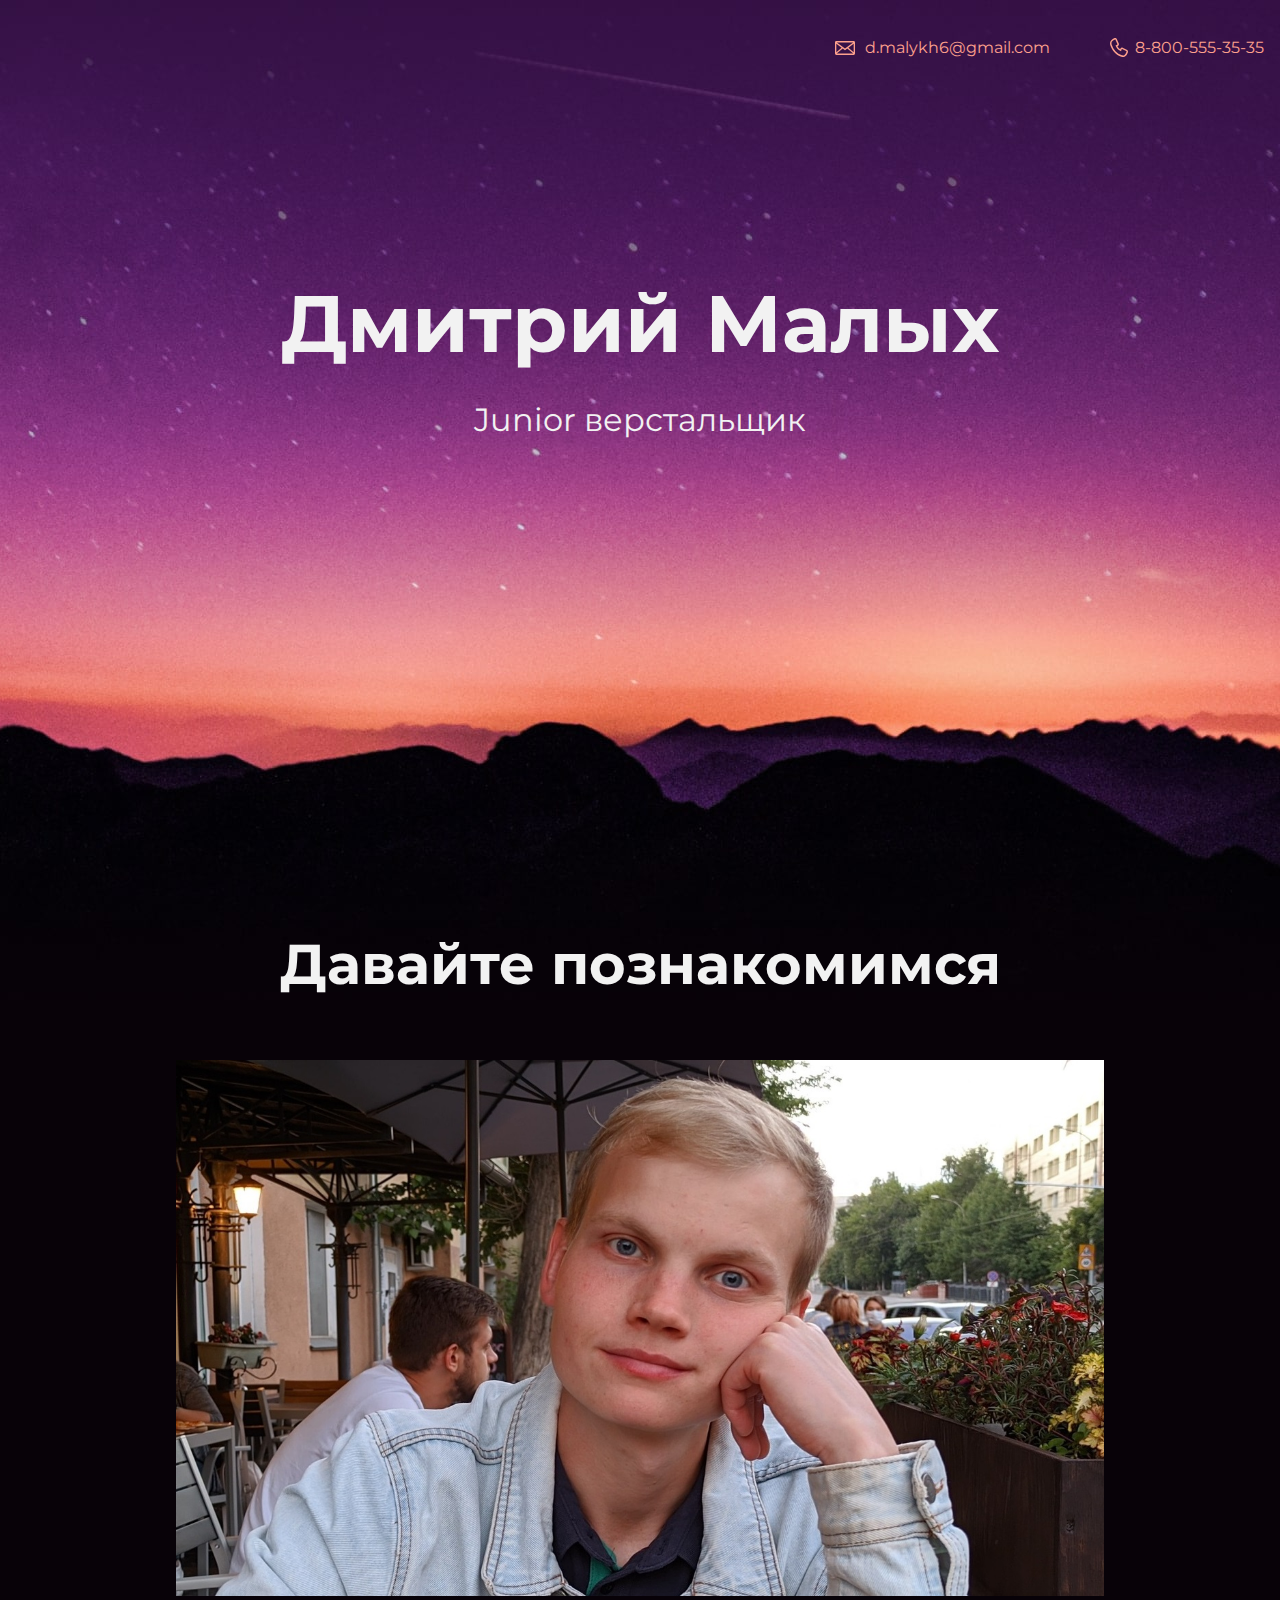
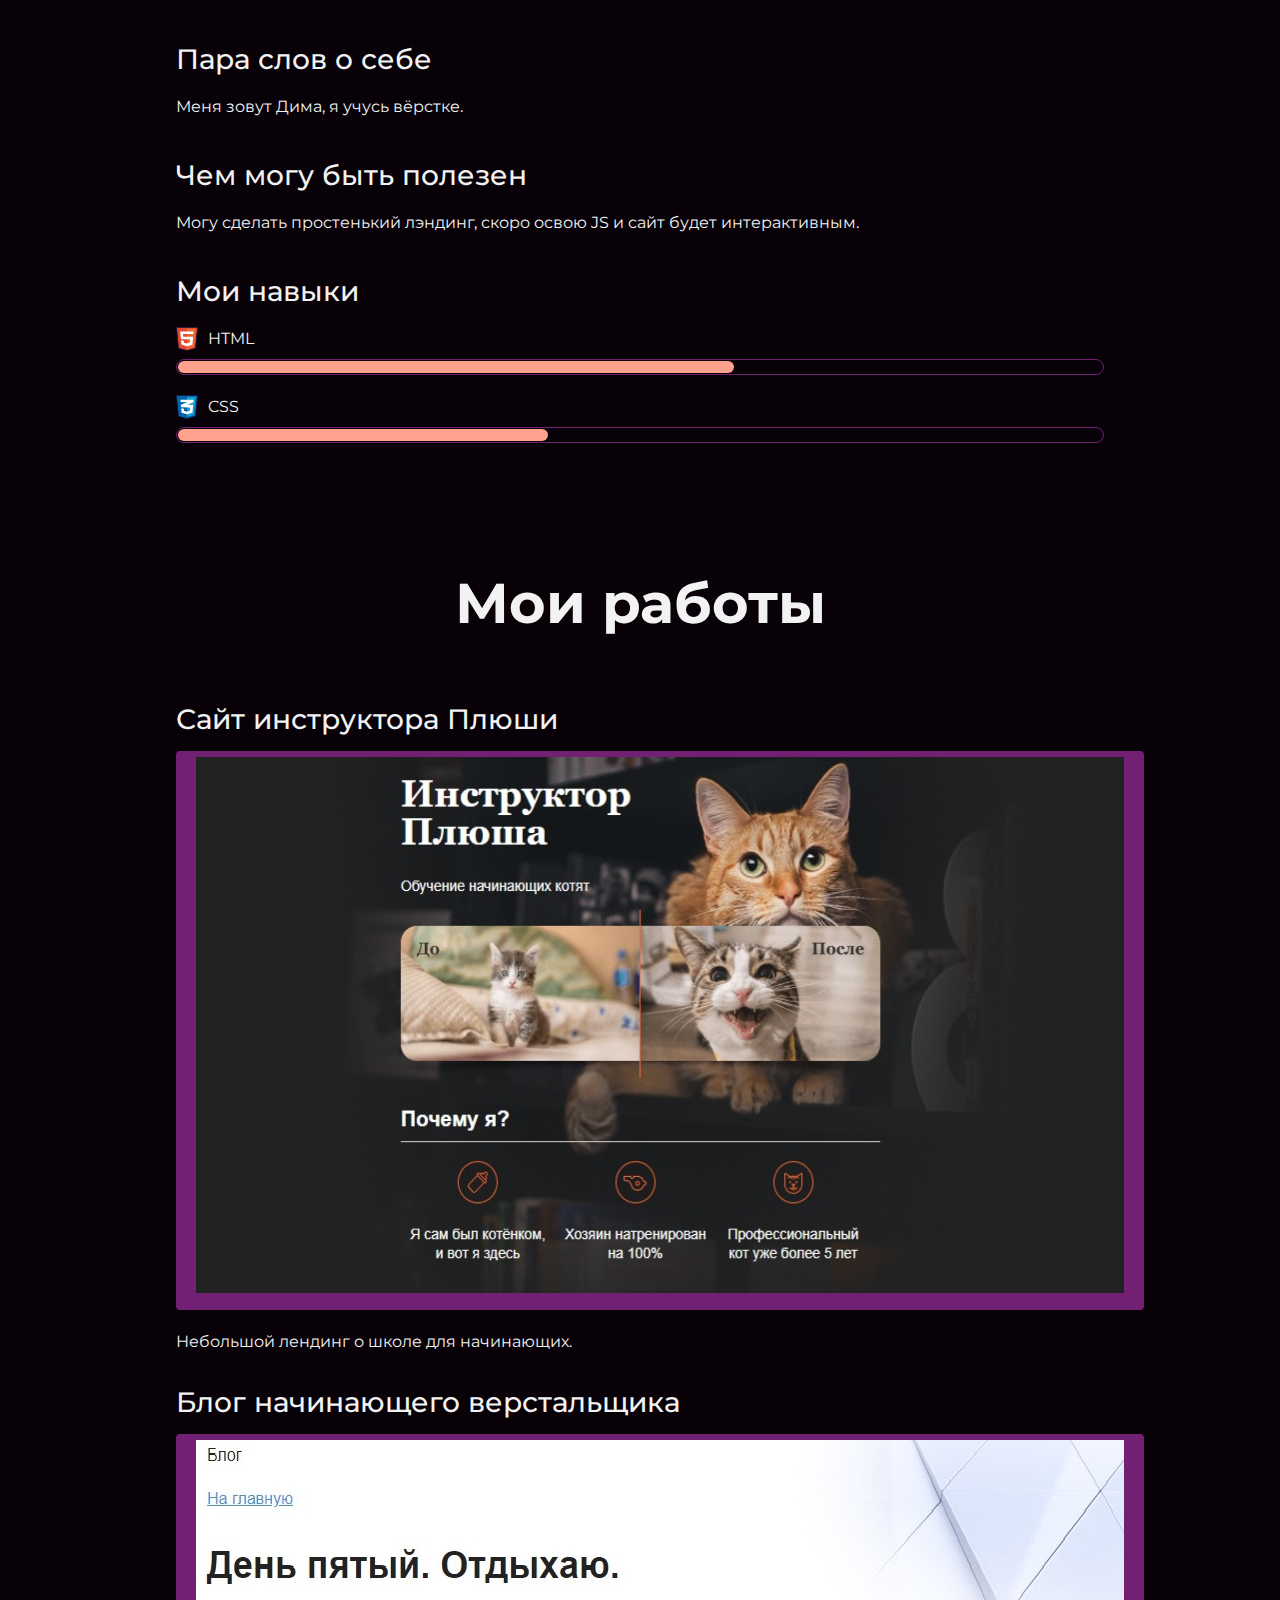
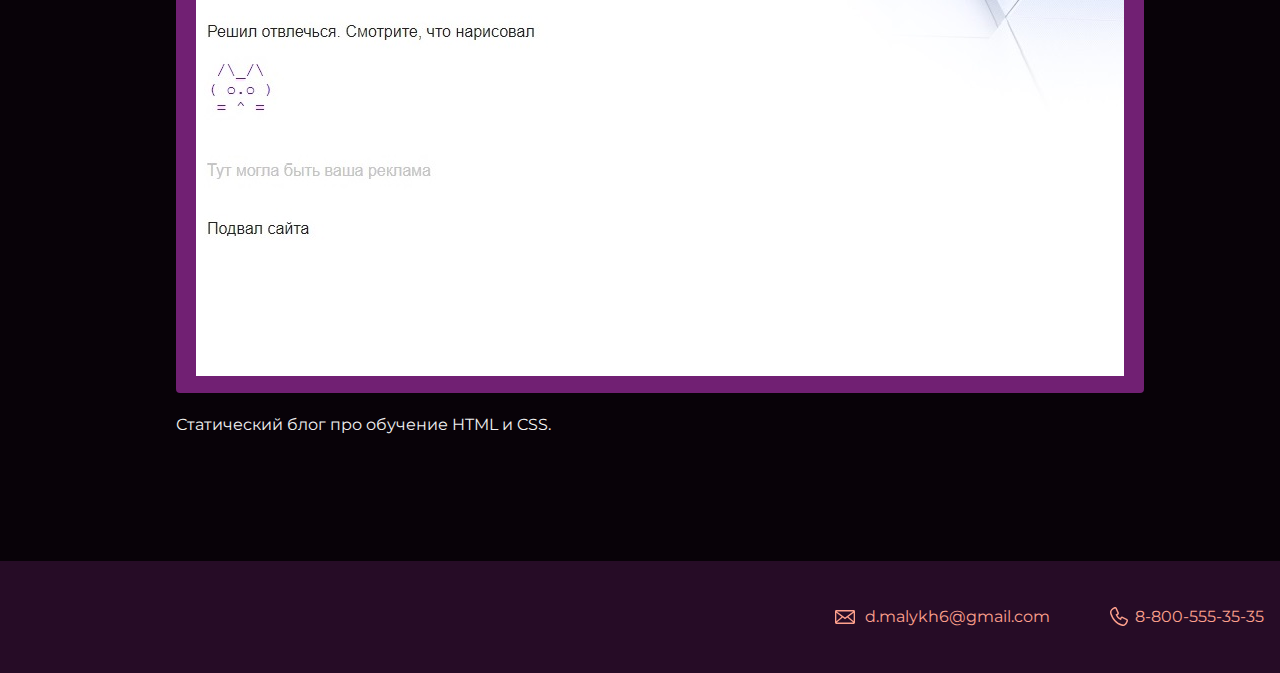
<file: index.html>
<!DOCTYPE html>
<html lang="ru">
  <head>
    <meta charset="UTF-8">
    <link rel="stylesheet" href="style.css">
    <link href="https://fonts.googleapis.com/css?family=Montserrat:400,500,700|Old+Standard+TT&display=swap&subset=cyrillic" rel="stylesheet">
    <title>Моё первое портфолио по вёрстке</title>
  </head>

  <body>
  	
    <header class="page-header">
    <div class="container"> 
    	<a class="header-email" href="mailto:d.malykh6@gmail.com">d.malykh6@gmail.com</a>
    	<a class="header-phone" href="tel:88005553535">8-800-555-35-35</a>
    </div>
    </header>

    <section class="hero-image">
      <div class="container">
      	<h1 class="heading">Дмитрий Малых</h1>
      <p>Junior верстальщик</p>
  		
    </section>

    <section class="intro">
    	<div class="container">
      <h2 class="subheading">Давайте познакомимся</h2>
      <figure class="user-image">
    		<img src="files/me.jpg" width="928" height="536" alt="Моё фото">
    	</figure>
    <div>
      	<h3>Пара слов о себе</h3>
      	<p>Меня зовут Дима, я учусь вёрстке.</p>
  	</div>
      <div>
      	<h3>Чем могу быть полезен</h3>
        <p>Могу сделать простенький лэндинг, скоро освою JS и сайт будет интерактивным.</p>
  	 </div>
  		<div class="skills">
  			<h3>Мои навыки</h3>
  				<dl class="skills-list">
  					<dt class="skill-html">HTML</dt>
  					<dd class="level">
  						<div style="width: 60%;">
  							60%
  						</div>
  					</dd>
  					<dt class="skill-css">CSS</dt>
  					<dd class="level">
  						<div style="width: 40%;">
  							40%
  						</div>
  					</dd>
  					
  				</dl>
  		</div>
  		</div>
    </section>

    <section class="portfolio">
    	<div class="container">
      <h2 class="subheading">Мои работы</h2>

      <h3>Сайт инструктора Плюши</h3>
      <figure class="project-image">
    		<a  class="button" href="source/plusha/index.html"><img src="files/project-dark.jpg" width="928" height="536" alt="Сайт Кекса"></a>
      <figcaption style="text-align: left;"><p>Небольшой лендинг о школе для начинающих.</p></figcaption>
  	</figure>

      <h3>Блог начинающего верстальщика</h3>
      <figure class="project-image">
      		<a class="button" href="source/diary/index.html"><img src="files/diary-white.jpg" width="928" height="536" alt="Мой дневник вёрстки"></a>
      <figcaption style="text-align: left;"><p>Статический блог про обучение HTML и CSS.</p></figcaption>
  	  </figure>
  		</div>
    </section>

    <footer class="page-footer">
    	<div class="container">
      		<a class="footer-email" href="mailto:d.malykh6@gmail.com">d.malykh6@gmail.com</a>
    		<a class="footer-phone" href="tel:88005553535">8-800-555-35-35</a>
  		</div>
    </footer>
	
  </body>
</html>
</file>
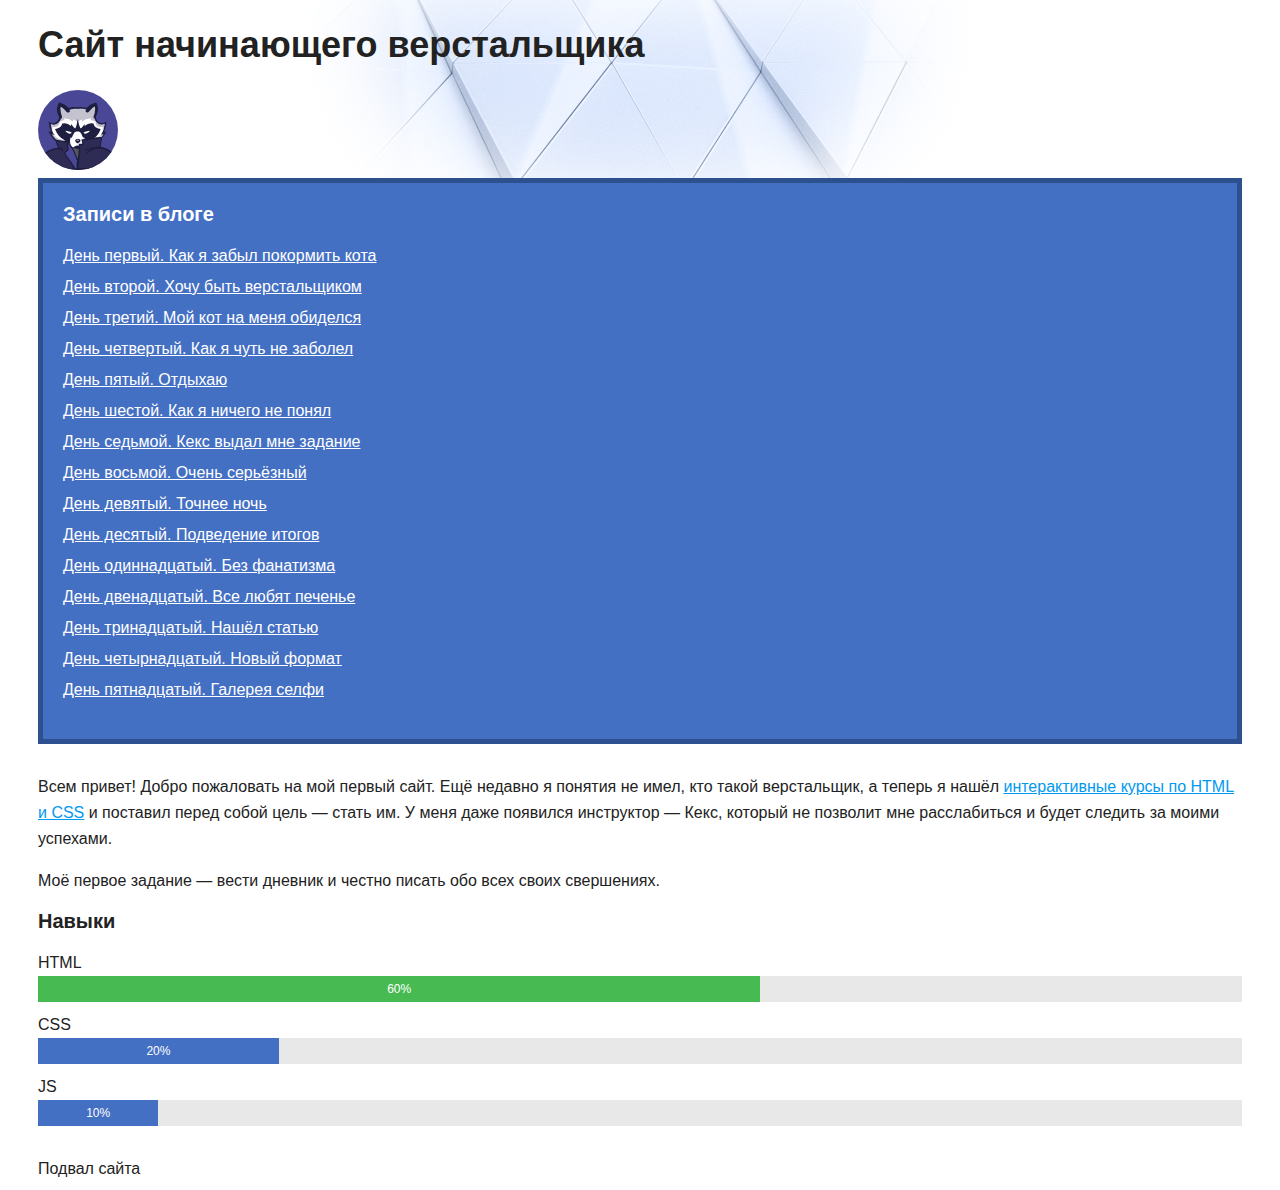
<file: source/diary/index.html>
<!DOCTYPE html>
<html lang="ru">
  <head>
    <meta charset="utf-8">
    <title>Сайт начинающего верстальщика</title>
    <link rel="stylesheet" href="style.css">
  </head>
  <body>
    <header>
      <h1>Сайт начинающего верстальщика</h1>
    </header>
    <main>
      <img class="avatar" src="img/raccoon.svg" width="80" height="80" alt="Аватарка">
      <nav class="blog-navigation">
        <h2>Записи в блоге</h2>
        <ul>
          <li><a href="day-1.html">День первый. Как я забыл покормить кота</a></li>
          <li><a href="day-2.html">День второй. Хочу быть верстальщиком</a></li>
          <li><a href="day-3.html">День третий. Мой кот на меня обиделся</a></li>
          <li><a href="day-4.html">День четвертый. Как я чуть не заболел</a></li>
          <li><a href="day-5.html">День пятый. Отдыхаю</a></li>
          <li><a href="day-6.html">День шестой. Как я ничего не понял</a></li>
          <li><a href="day-7.html">День седьмой. Кекс выдал мне задание</a></li>
          <li><a href="day-8.html">День восьмой. Очень серьёзный</a></li>
          <li><a href="day-9.html">День девятый. Точнее ночь</a></li>
          <li><a href="day-10.html">День десятый. Подведение итогов</a></li>
          <li><a href="day-11.html">День одиннадцатый. Без фанатизма</a></li>
          <li><a href="day-12.html">День двенадцатый. Все любят печенье</a></li>
          <li><a href="day-13.html">День тринадцатый. Нашёл статью</a></li>
          <li><a href="day-14.html">День четырнадцатый. Новый формат</a></li>
          <li><a href="day-15.html">День пятнадцатый. Галерея селфи</a></li>
        </ul>
      </nav>
      <section>
        <p>Всем привет! Добро пожаловать на мой первый сайт. Ещё недавно я понятия не имел, кто такой верстальщик, а теперь я нашёл <a href="https://htmlacademy.ru/courses">интерактивные курсы по HTML и CSS</a> и поставил перед собой цель — стать им. У меня даже появился инструктор — Кекс, который не позволит мне расслабиться и будет следить за моими успехами.</p>
        <p>Моё первое задание — вести дневник и честно писать обо всех своих свершениях.</p>
      </section>
      <section>
        <h2>Навыки</h2>
        <dl class="skills">
          <dt>HTML</dt>
          <dd><div class="skills-level skills-level-ok" style="width: 60%;">60%</div></dd>
          <dt>CSS</dt>
          <dd><div class="skills-level" style="width: 20%;">20%</div></dd>
          <dt>JS</dt>
          <dd><div class="skills-level" style="width: 10%;">10%</div></dd>
        </dl>
      </section>
    </main>
    <footer>
      Подвал сайта
    </footer>
  </body>
</html>
</file>
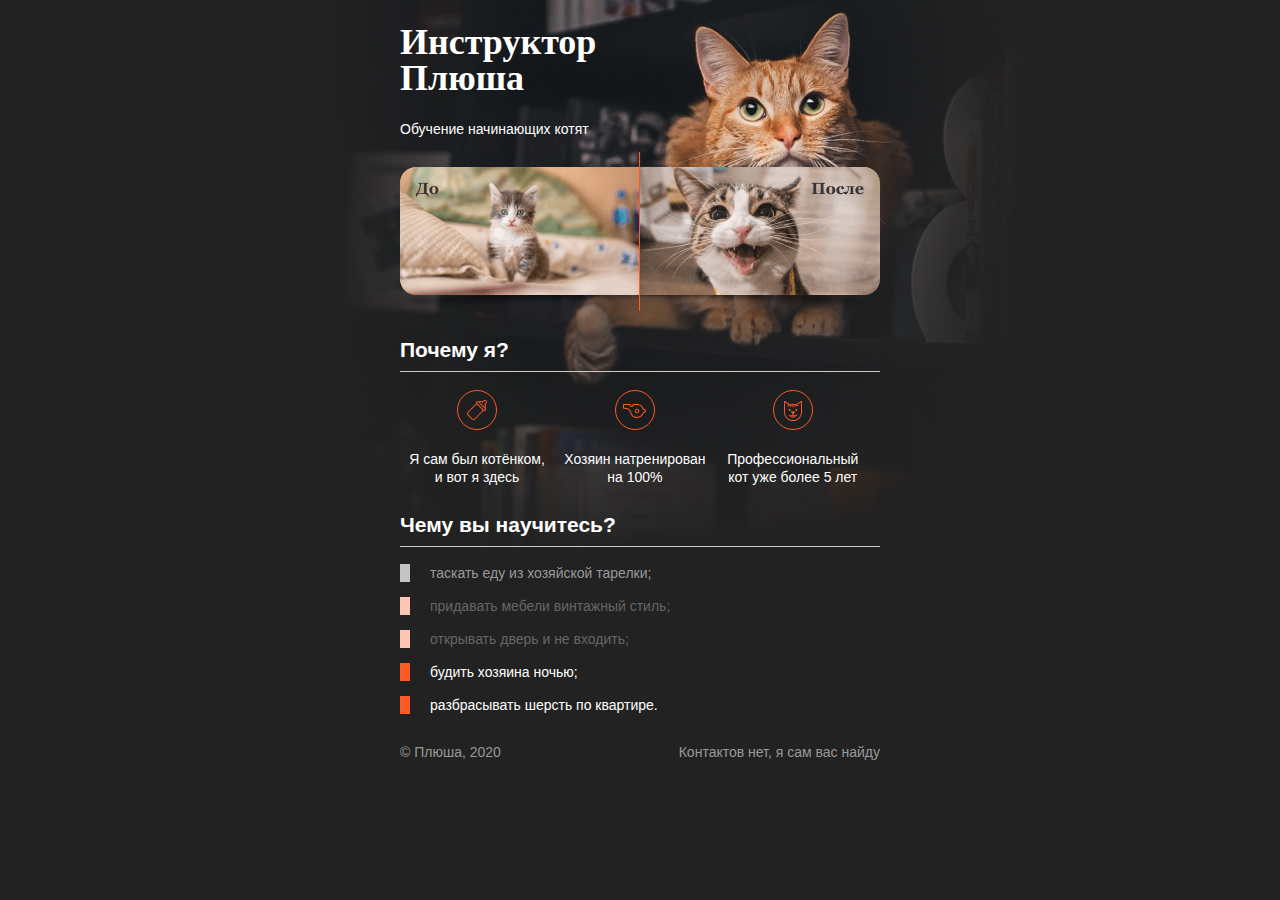
<file: source/plusha/index.html>
<!DOCTYPE html>
<html lang="ru">
  <head>
    <meta charset="utf-8">
    <title>Инструктор Плюша</title>
    <link rel="stylesheet" href="style.css">
  </head>
  <body>
    <div class="container">
      <header class="site-header">
        <h1>Инструктор Плюша</h1>
        <p>Обучение начинающих котят</p>
        <img src="img/banner-2.png">
      </header>

      <section class="features">
        <h2>Почему я?</h2>
        <p class="feature-kitten">Я сам был котёнком, и вот я здесь</p>
        <p class="feature-train">Хозяин натренирован на 100%</p>
        <p class="feature-cat">Профессиональный кот уже более 5 лет</p>
      </section>

      <section class="skills">
        <h2>Чему вы научитесь?</h2>
        <ul class="skills-list">
          <li class="skills-item">таскать еду из хозяйской тарелки;</li>
          <li class="skills-item standart">придавать мебели винтажный стиль;</li>
          <li class="skills-item standart">открывать дверь и не входить;</li>
          <li class="skills-item vip">будить хозяина ночью;</li>
          <li class="skills-item vip">разбрасывать шерсть по квартире.</li>
        </ul>
      </section>

      <footer class="site-footer">
        <p>© Плюша, 2020</p>
        <p>Контактов нет, я сам вас найду</p>
      </footer>
    </div>
  </body>
</html>
</file>
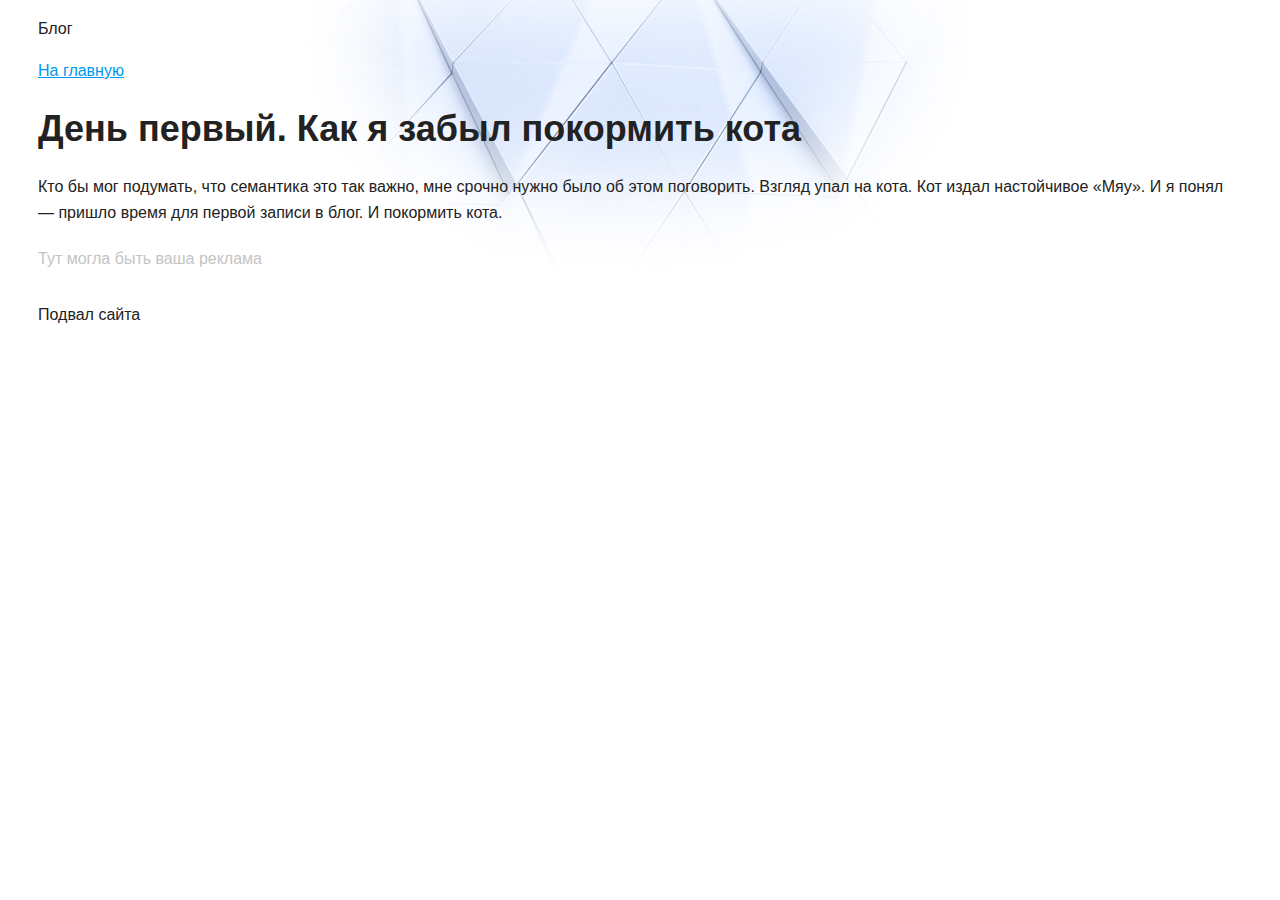
<file: source/diary/day-1.html>
<!DOCTYPE html>
<html lang="ru">
  <head>
    <meta charset="utf-8">
    <title>Дневник начинающего верстальщика</title>
    <link rel="stylesheet" href="style.css">
  </head>
  <body>
    <header>
      <p>Блог</p>
      <nav>
        <a href="index.html">На главную</a>
      </nav>
    </header>
    <main>
      <article>
        <h1>День первый. Как я забыл покормить кота</h1>
        <p>Кто бы мог подумать, что семантика это так важно, мне срочно нужно было об этом поговорить. Взгляд упал на кота. Кот издал настойчивое «Мяу». И я понял — пришло время для первой записи в блог. И покормить кота.</p>
      </article>
      <aside>
        Тут могла быть ваша реклама
      </aside>
    </main>
    <footer>
      Подвал сайта
    </footer>
  </body>
</html>
</file>
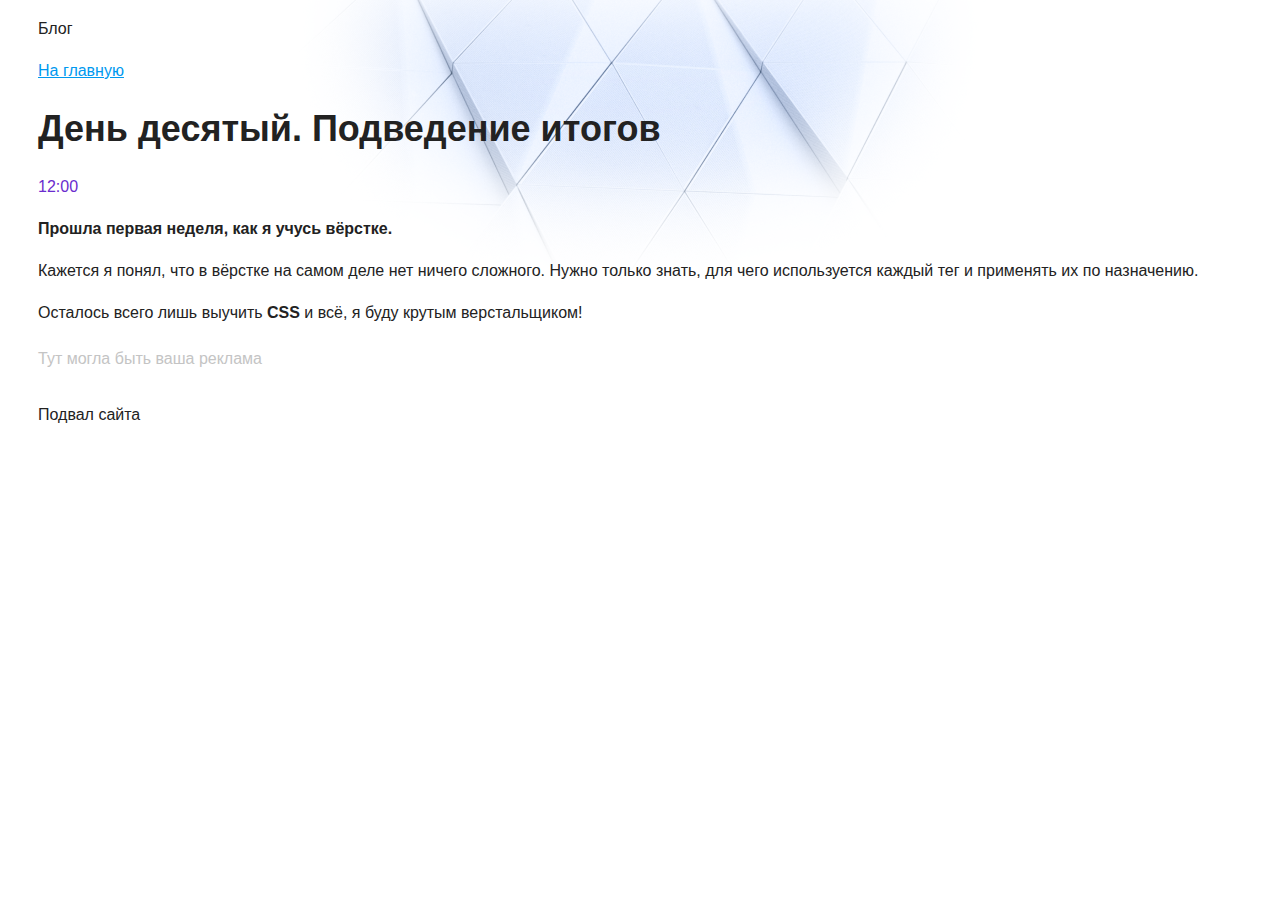
<file: source/diary/day-10.html>
<!DOCTYPE html>
<html lang="ru">
  <head>
    <meta charset="utf-8">
    <title>Сайт начинающего верстальщика</title>
    <link rel="stylesheet" href="style.css">
  </head>
  <body>
    <header>
      <p>Блог</p>
      <nav>
        <a href="index.html">На главную</a>
      </nav>
    </header>
    <main>
      <article>
        <h1>День десятый. Подведение итогов</h1>
        <time datetime="2018-11-28T12:00">12:00</time>

        <p><b>Прошла первая неделя, как я учусь вёрстке.</b></p>

        <p>Кажется я понял, что в вёрстке на самом деле нет ничего сложного. Нужно только знать, для чего используется каждый тег и применять их по назначению.</p>

        <p>Осталось всего лишь выучить <strong>CSS</strong> и всё, я буду крутым верстальщиком!</p>
      </article>
      <aside>
        Тут могла быть ваша реклама
      </aside>
    </main>
    <footer>
      Подвал сайта
    </footer>
  </body>
</html>
</file>
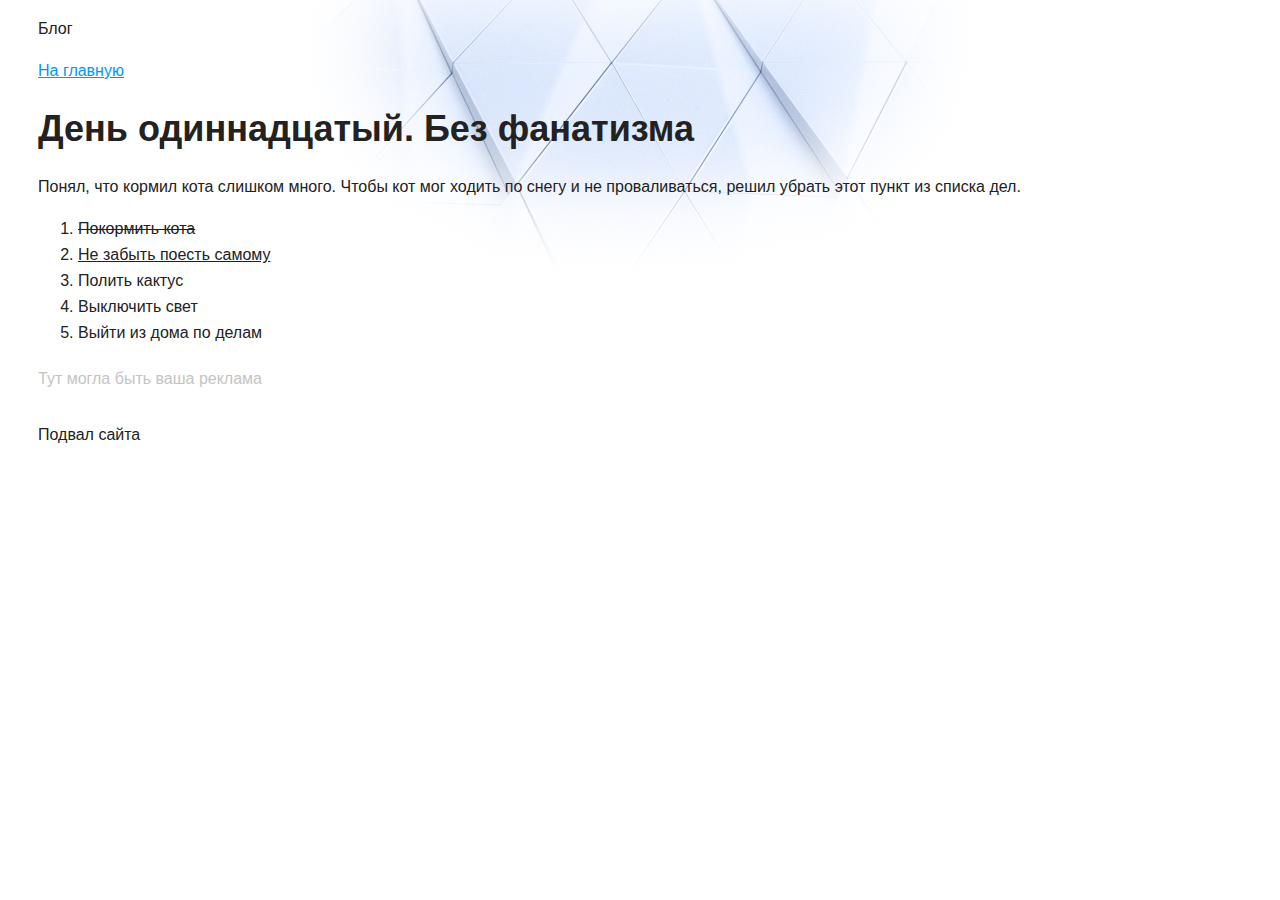
<file: source/diary/day-11.html>
<!DOCTYPE html>
<html lang="ru">
  <head>
    <meta charset="utf-8">
    <title>Сайт начинающего верстальщика</title>
    <link rel="stylesheet" href="style.css">
  </head>
  <body>
    <header>
      <p>Блог</p>
      <nav>
        <a href="index.html">На главную</a>
      </nav>
    </header>
    <main>
      <article>
        <h1>День одиннадцатый. Без фанатизма</h1>
        <p>Понял, что кормил кота слишком много. Чтобы кот мог ходить по снегу и не проваливаться, решил убрать этот пункт из списка дел.</p>
        <ol>
          <li><del>Покормить кота</del></li>
          <li><ins>Не забыть поесть самому</ins></li>
          <li>Полить кактус</li>
          <li>Выключить свет</li>
          <li>Выйти из дома по делам</li>
        </ol>
      </article>
      <aside>
        Тут могла быть ваша реклама
      </aside>
    </main>
    <footer>
      Подвал сайта
    </footer>
  </body>
</html>
</file>
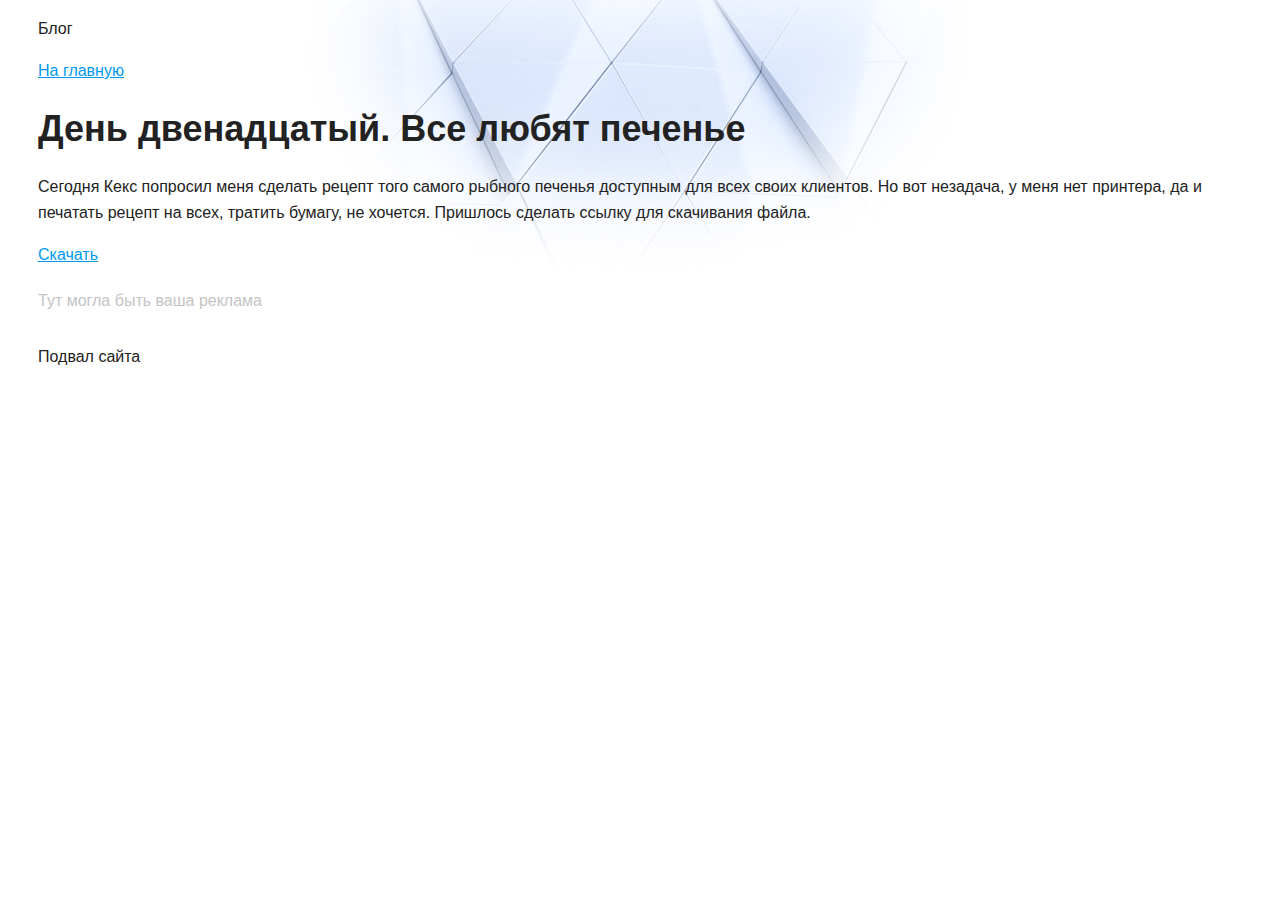
<file: source/diary/day-12.html>
<!DOCTYPE html>
<html lang="ru">
  <head>
    <meta charset="utf-8">
    <title>Сайт начинающего верстальщика</title>
    <link rel="stylesheet" href="style.css">
  </head>
  <body>
    <header>
      <p>Блог</p>
      <nav>
        <a href="index.html">На главную</a>
      </nav>
    </header>
    <main>
      <article>
        <h1>День двенадцатый. Все любят печенье</h1>
        <p>Сегодня Кекс попросил меня сделать рецепт <a>того самого рыбного печенья</a> доступным для всех своих клиентов. Но вот незадача, у меня нет принтера, да и печатать рецепт на всех, тратить бумагу, не хочется. Пришлось сделать ссылку для скачивания файла.</p>
        <p>
          <a href="files/recipe.pdf" download>Скачать</a>
        </p>
      </article>
      <aside>
        Тут могла быть ваша реклама
      </aside>
    </main>
    <footer>
      Подвал сайта
    </footer>
  </body>
</html>
</file>
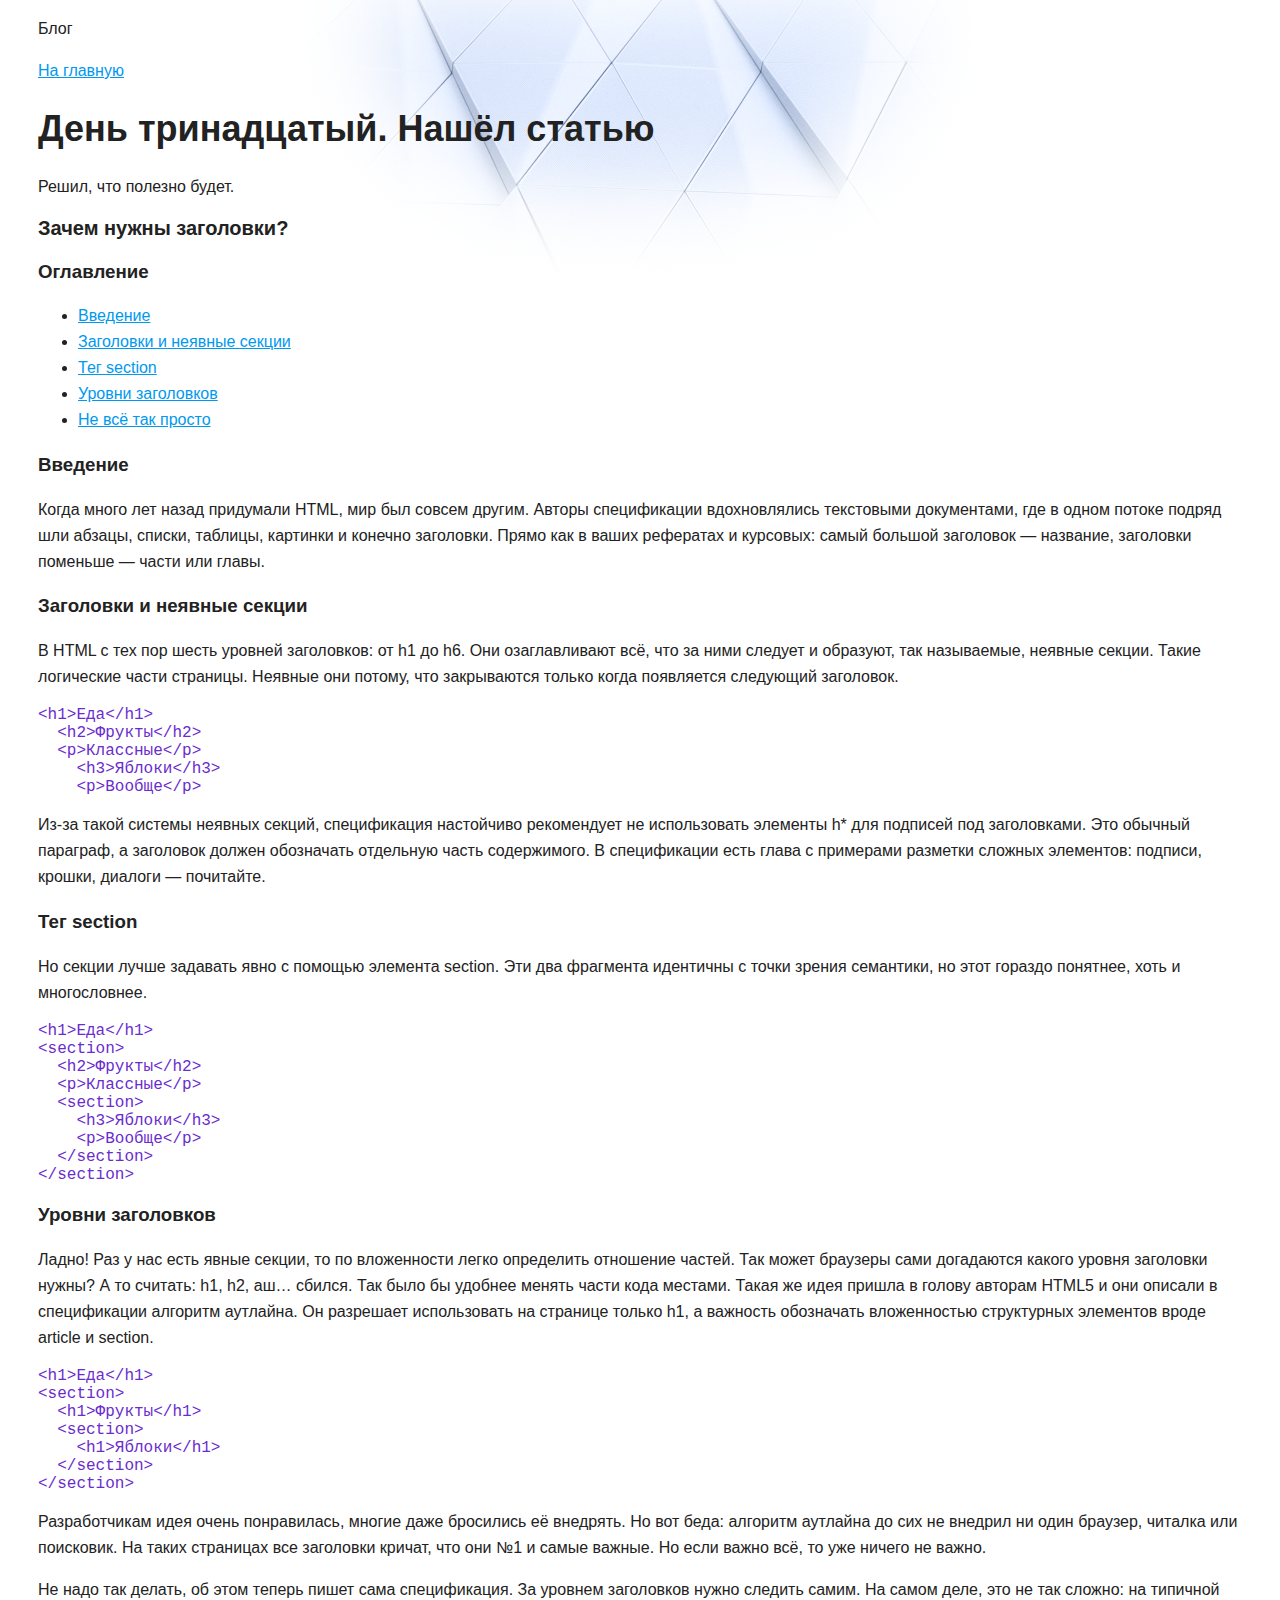
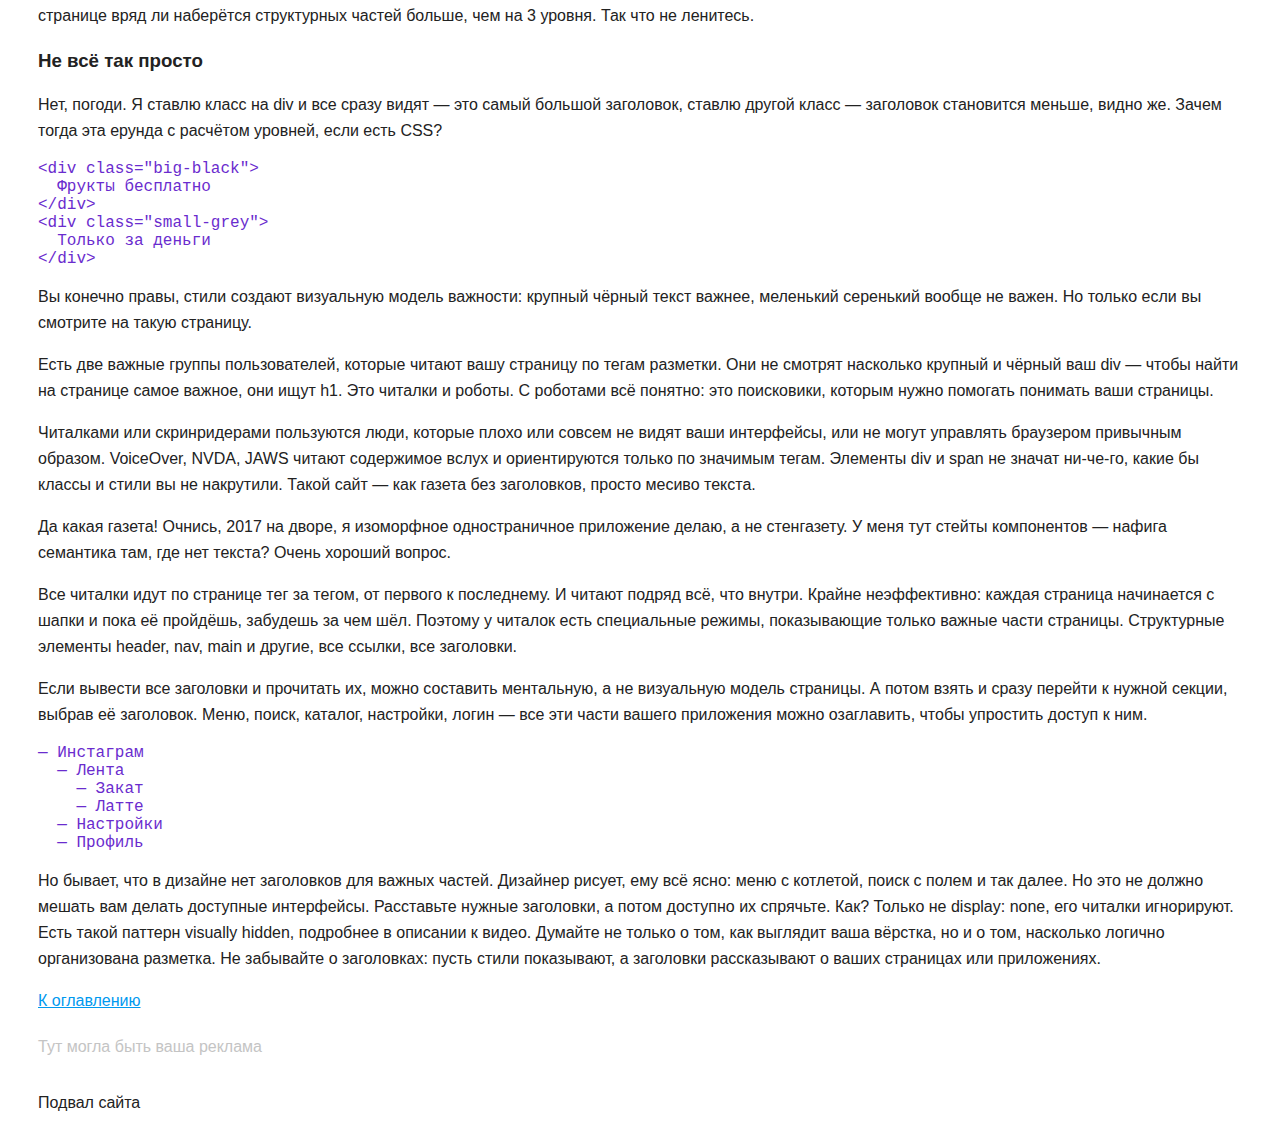
<file: source/diary/day-13.html>
<!DOCTYPE html>
<html lang="ru">
  <head>
    <meta charset="utf-8">
    <title>Сайт начинающего верстальщика</title>
    <link rel="stylesheet" href="style.css">
  </head>
  <body>
    <header>
      <p>Блог</p>
      <nav>
        <a href="index.html">На главную</a>
      </nav>
    </header>
    <main>
      <article>
        <h1>День тринадцатый. Нашёл статью</h1>
        <p>Решил, что полезно будет.</p>

        <h2>Зачем нужны заголовки?</h2>

        <h3 id="content">Оглавление</h3>
        <ul>
          <li>
            <a href="#intro">Введение</a>
          </li>
          <li>
            <a href="#heading">Заголовки и неявные секции</a>
          </li>
          <li>
            <a href="#sections">Тег section</a>
          </li>
          <li>
            <a href="#levels">Уровни заголовков</a>
          </li>
          <li>
            <a href="#easy">Не всё так просто</a>
          </li>
        </ul>

        <article>
          <h3 id="intro">Введение</h3>

          <p>Когда много лет назад придумали HTML, мир был совсем другим. Авторы спецификации вдохновлялись текстовыми документами, где в одном потоке подряд шли абзацы, списки, таблицы, картинки и конечно заголовки. Прямо как в ваших рефератах и курсовых: самый большой заголовок — название, заголовки поменьше — части или главы.</p>

          <h3 id="heading">Заголовки и неявные секции</h3>

          <p>В HTML с тех пор шесть уровней заголовков: от h1 до h6. Они озаглавливают всё, что за ними следует и образуют, так называемые, неявные секции. Такие логические части страницы. Неявные они потому, что закрываются только когда появляется следующий заголовок.</p>

          <pre><code>&lt;h1&gt;Еда&lt;/h1&gt;
  &lt;h2&gt;Фрукты&lt;/h2&gt;
  &lt;p&gt;Классные&lt;/p&gt;
    &lt;h3&gt;Яблоки&lt;/h3&gt;
    &lt;p&gt;Вообще&lt;/p&gt;</code></pre>

          <p>Из-за такой системы неявных секций, спецификация настойчиво рекомендует не использовать элементы h* для подписей под заголовками. Это обычный параграф, а заголовок должен обозначать отдельную часть содержимого. В спецификации есть глава с примерами разметки сложных элементов: подписи, крошки, диалоги — почитайте.</p>

          <h3 id="sections">Тег section</h3>

          <p>Но секции лучше задавать явно с помощью элемента section. Эти два фрагмента идентичны с точки зрения семантики, но этот гораздо понятнее, хоть и многословнее.</p>
          <pre><code>&lt;h1&gt;Еда&lt;/h1&gt;
&lt;section&gt;
  &lt;h2&gt;Фрукты&lt;/h2&gt;
  &lt;p&gt;Классные&lt;/p&gt;
  &lt;section&gt;
    &lt;h3&gt;Яблоки&lt;/h3&gt;
    &lt;p&gt;Вообще&lt;/p&gt;
  &lt;/section&gt;
&lt;/section&gt;</code></pre>

          <h3 id="levels">Уровни заголовков</h3>

          <p>Ладно! Раз у нас есть явные секции, то по вложенности легко определить отношение частей. Так может браузеры сами догадаются какого уровня заголовки нужны? А то считать: h1, h2, аш… сбился. Так было бы удобнее менять части кода местами. Такая же идея пришла в голову авторам HTML5 и они описали в спецификации алгоритм аутлайна. Он разрешает использовать на странице только h1, а важность обозначать вложенностью структурных элементов вроде article и section.</p>

          <pre><code>&lt;h1&gt;Еда&lt;/h1&gt;
&lt;section&gt;
  &lt;h1&gt;Фрукты&lt;/h1&gt;
  &lt;section&gt;
    &lt;h1&gt;Яблоки&lt;/h1&gt;
  &lt;/section&gt;
&lt;/section&gt;</code></pre>

          <p>Разработчикам идея очень понравилась, многие даже бросились её внедрять. Но вот беда: алгоритм аутлайна до сих не внедрил ни один браузер, читалка или поисковик. На таких страницах все заголовки кричат, что они №1 и самые важные. Но если важно всё, то уже ничего не важно.</p>

          <p>Не надо так делать, об этом теперь пишет сама спецификация. За уровнем заголовков нужно следить самим. На самом деле, это не так сложно: на типичной странице вряд ли наберётся структурных частей больше, чем на 3 уровня. Так что не ленитесь.</p>

          <h3 id="easy">Не всё так просто</h3>

          <p>Нет, погоди. Я ставлю класс на div и все сразу видят — это самый большой заголовок, ставлю другой класс — заголовок становится меньше, видно же. Зачем тогда эта ерунда с расчётом уровней, если есть CSS?</p>

          <pre><code>&lt;div class="big-black"&gt;
  Фрукты бесплатно
&lt;/div&gt;
&lt;div class="small-grey"&gt;
  Только за деньги
&lt;/div&gt;</code></pre>

          <p>Вы конечно правы, стили создают визуальную модель важности: крупный чёрный текст важнее, меленький серенький вообще не важен. Но только если вы смотрите на такую страницу.</p>

          <p>Есть две важные группы пользователей, которые читают вашу страницу по тегам разметки. Они не смотрят насколько крупный и чёрный ваш div — чтобы найти на странице самое важное, они ищут h1. Это читалки и роботы. С роботами всё понятно: это поисковики, которым нужно помогать понимать ваши страницы.</p>

          <p>Читалками или скринридерами пользуются люди, которые плохо или совсем не видят ваши интерфейсы, или не могут управлять браузером привычным образом. VoiceOver, NVDA, JAWS читают содержимое вслух и ориентируются только по значимым тегам. Элементы div и span не значат ни-че-го, какие бы классы и стили вы не накрутили. Такой сайт — как газета без заголовков, просто месиво текста.</p>

          <p>Да какая газета! Очнись, 2017 на дворе, я изоморфное одностраничное приложение делаю, а не стенгазету. У меня тут стейты компонентов — нафига семантика там, где нет текста? Очень хороший вопрос.</p>

          <p>Все читалки идут по странице тег за тегом, от первого к последнему. И читают подряд всё, что внутри. Крайне неэффективно: каждая страница начинается с шапки и пока её пройдёшь, забудешь за чем шёл. Поэтому у читалок есть специальные режимы, показывающие только важные части страницы. Структурные элементы header, nav, main и другие, все ссылки, все заголовки.</p>

          <p>Если вывести все заголовки и прочитать их, можно составить ментальную, а не визуальную модель страницы. А потом взять и сразу перейти к нужной секции, выбрав её заголовок. Меню, поиск, каталог, настройки, логин — все эти части вашего приложения можно озаглавить, чтобы упростить доступ к ним.</p>

          <pre><code>— Инстаграм
  — Лента
    — Закат
    — Латте
  — Настройки
  — Профиль</code></pre>

          <p>Но бывает, что в дизайне нет заголовков для важных частей. Дизайнер рисует, ему всё ясно: меню с котлетой, поиск с полем и так далее. Но это не должно мешать вам делать доступные интерфейсы. Расставьте нужные заголовки, а потом доступно их спрячьте. Как? Только не display: none, его читалки игнорируют. Есть такой паттерн visually hidden, подробнее в описании к видео.

          Думайте не только о том, как выглядит ваша вёрстка, но и о том, насколько логично организована разметка. Не забывайте о заголовках: пусть стили показывают, а заголовки рассказывают о ваших страницах или приложениях.</p>

          <p>
            <a href="#content">К оглавлению</a>
          </p>
        </article>
      </article>
      <aside>
        Тут могла быть ваша реклама
      </aside>
    </main>
    <footer>
      Подвал сайта
    </footer>
  </body>
</html>
</file>
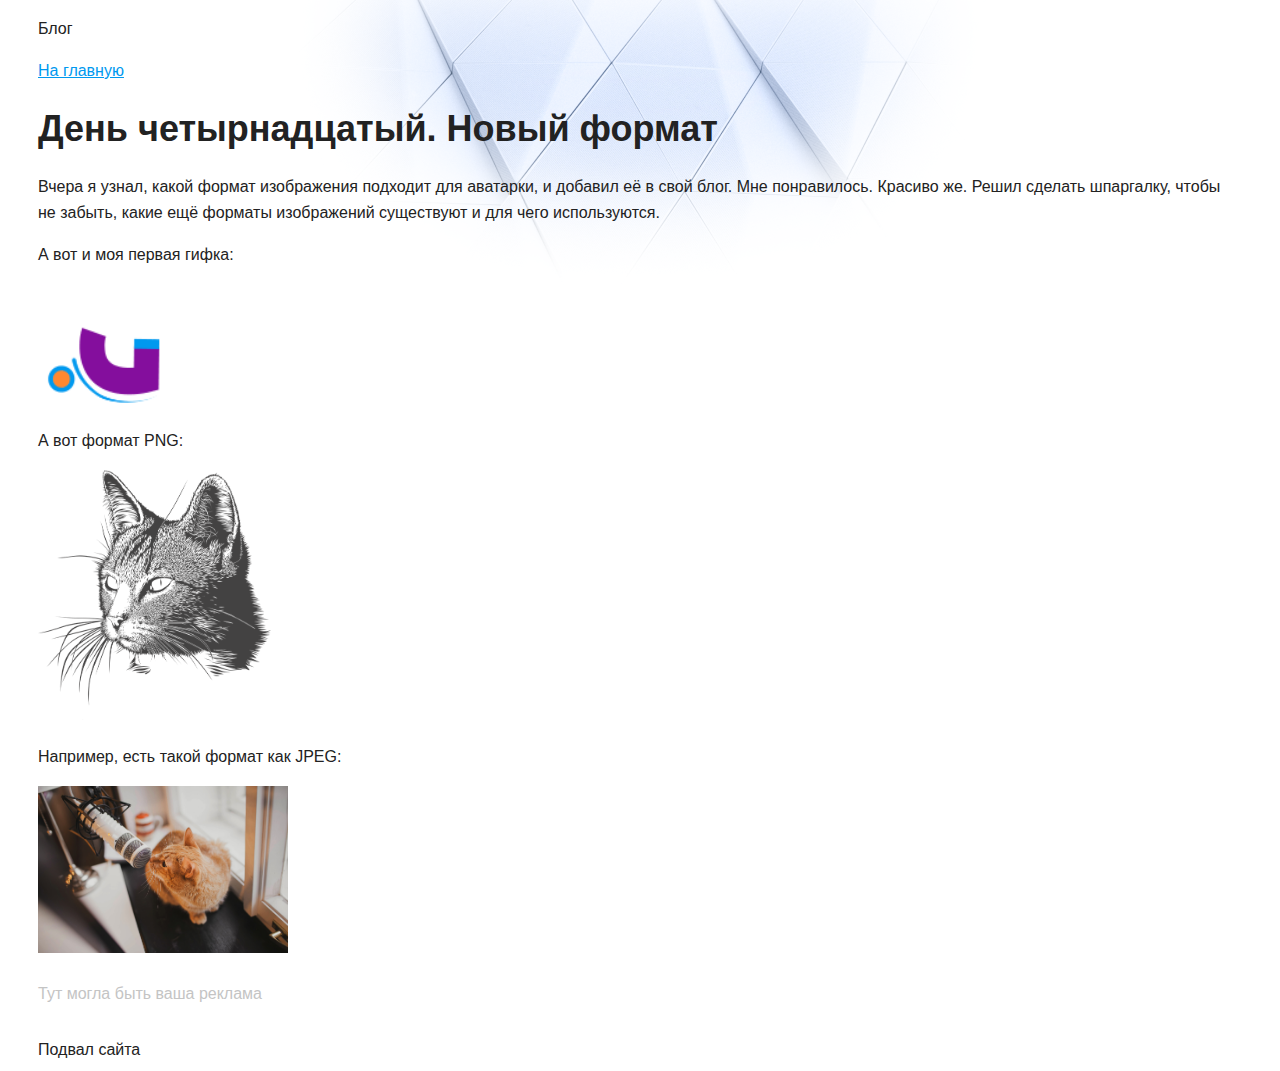
<file: source/diary/day-14.html>
<!DOCTYPE html>
<html lang="ru">
  <head>
    <meta charset="utf-8">
    <title>Сайт начинающего верстальщика</title>
    <link rel="stylesheet" href="style.css">
  </head>
  <body>
    <header>
      <p>Блог</p>
      <nav>
        <a href="index.html">На главную</a>
      </nav>
    </header>
    <main>
      <article>
        <h1>День четырнадцатый. Новый формат</h1>
        <p>Вчера я узнал, какой формат изображения подходит для аватарки, и добавил её в свой блог. Мне понравилось. Красиво же. Решил сделать шпаргалку, чтобы не забыть, какие ещё форматы изображений существуют и для чего используются.</p>

        <p>А вот и моя первая гифка:</p>
        <img src="files/gifka.gif" width="250" height="120" alt="Анимация GIF">

        <p>А вот формат PNG:</p>
        <img src="files/portrait.png" height="250" alt="Портрет котика">

        <p>Например, есть такой формат как JPEG:</p>
        <img src="files/instructor-keks.jpg" width="250" alt="Инструктор Кекс">
      </article>
      <aside>
        Тут могла быть ваша реклама
      </aside>
    </main>
    <footer>
      Подвал сайта
    </footer>
  </body>
</html>
</file>
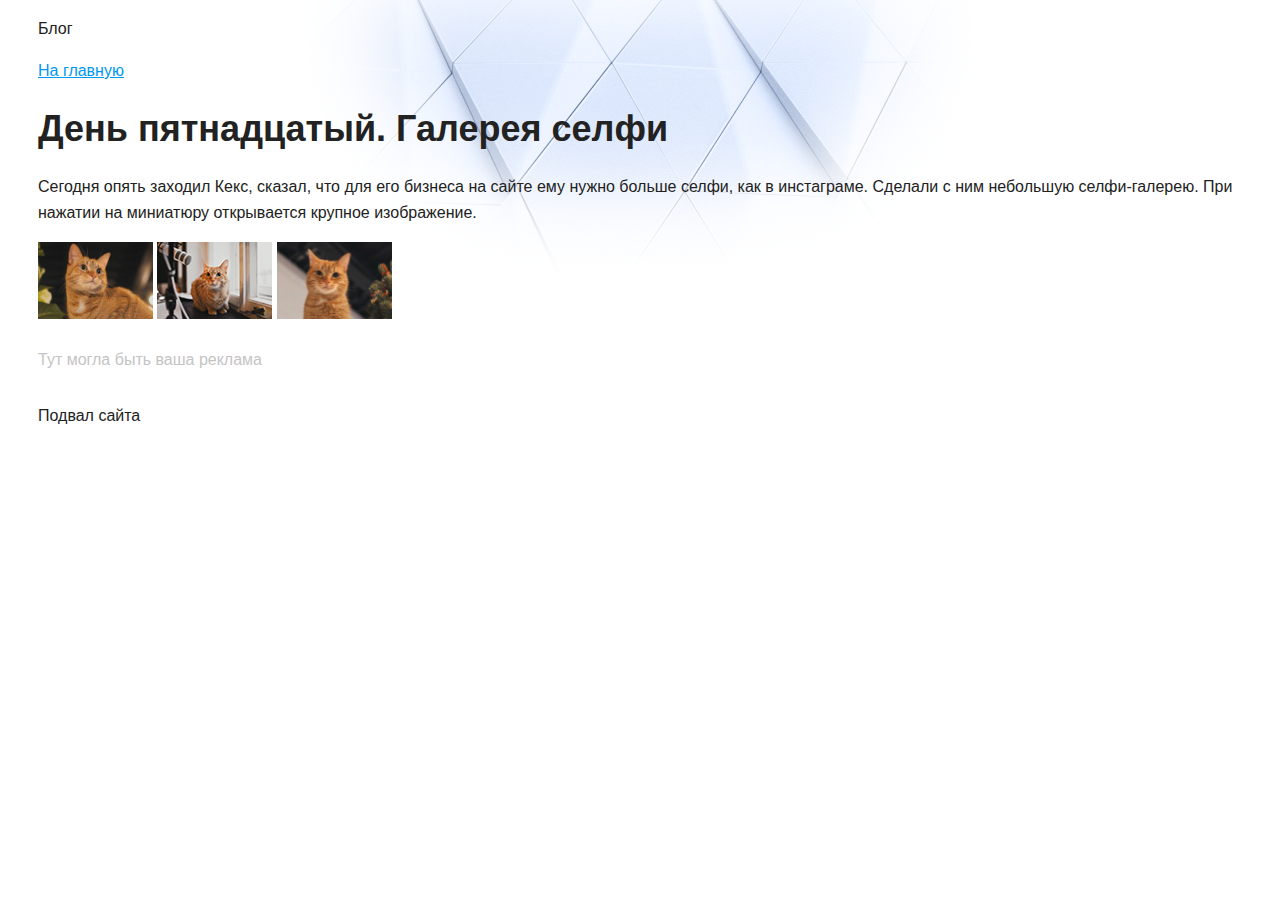
<file: source/diary/day-15.html>
<!DOCTYPE html>
<html lang="ru">
  <head>
    <meta charset="utf-8">
    <title>Сайт начинающего верстальщика</title>
    <link rel="stylesheet" href="style.css">
  </head>
  <body>
    <header>
      <p>Блог</p>
      <nav>
        <a href="index.html">На главную</a>
      </nav>
    </header>
    <main>
      <article>
        <h1>День пятнадцатый. Галерея селфи</h1>
        <p>Сегодня опять заходил Кекс, сказал, что для его бизнеса на сайте ему нужно больше селфи, как в инстаграме. Сделали с ним небольшую селфи-галерею. При нажатии на миниатюру открывается крупное изображение.</p>
        <p>
          <a href="photo-1.html"><img src="files/preview-1.jpg" alt="Фоточка Кекса" width="115" height="77"></a>
          <a href="photo-2.html"><img src="files/preview-2.jpg" alt="Фоточка Кекса" width="115" height="77"></a>
          <a href="photo-3.html"><img src="files/preview-3.jpg" alt="Фоточка Кекса" width="115" height="77"></a>
        </p>
      </article>
      <aside>
        Тут могла быть ваша реклама
      </aside>
    </main>
    <footer>
      Подвал сайта
    </footer>
  </body>
</html>
</file>
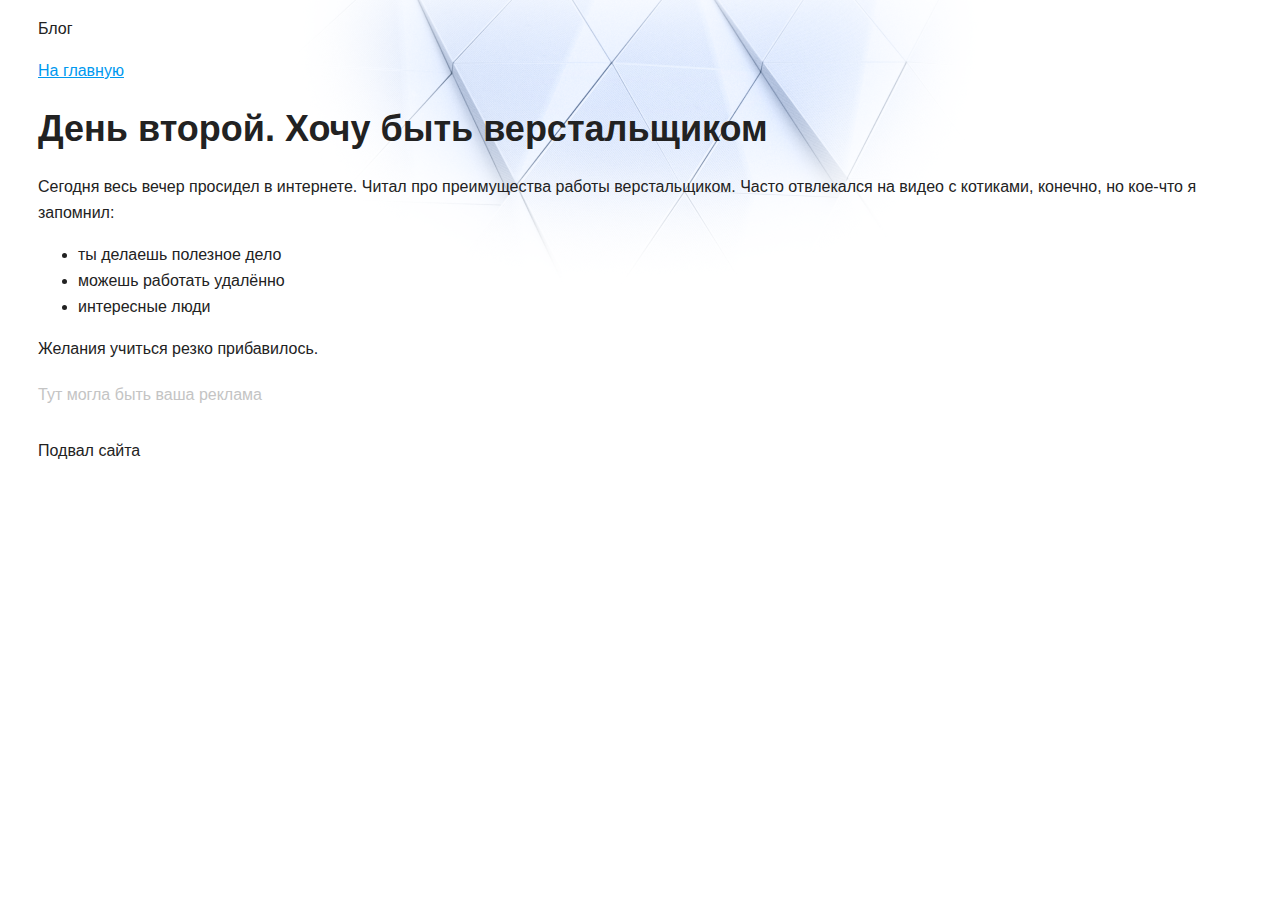
<file: source/diary/day-2.html>
<!DOCTYPE html>
<html lang="ru">
  <head>
    <meta charset="utf-8">
    <title>Дневник начинающего верстальщика</title>
    <link rel="stylesheet" href="style.css">
  </head>
  <body>
    <header>
      <p>Блог</p>
      <nav>
        <a href="index.html">На главную</a>
      </nav>
    </header>
    <main>
      <article>
        <h1>День второй. Хочу быть верстальщиком</h1>
        <p>Сегодня весь вечер просидел в интернете. Читал про преимущества работы верстальщиком. Часто отвлекался на видео с котиками, конечно, но кое-что я запомнил:</p>

        <ul>
          <li>ты делаешь полезное дело</li>
          <li>можешь работать удалённо</li>
          <li>интересные люди</li>
        </ul>

        <p>Желания учиться резко прибавилось.</p>
      </article>
      <aside>
        Тут могла быть ваша реклама
      </aside>
    </main>
    <footer>
      Подвал сайта
    </footer>
  </body>
</html>
</file>
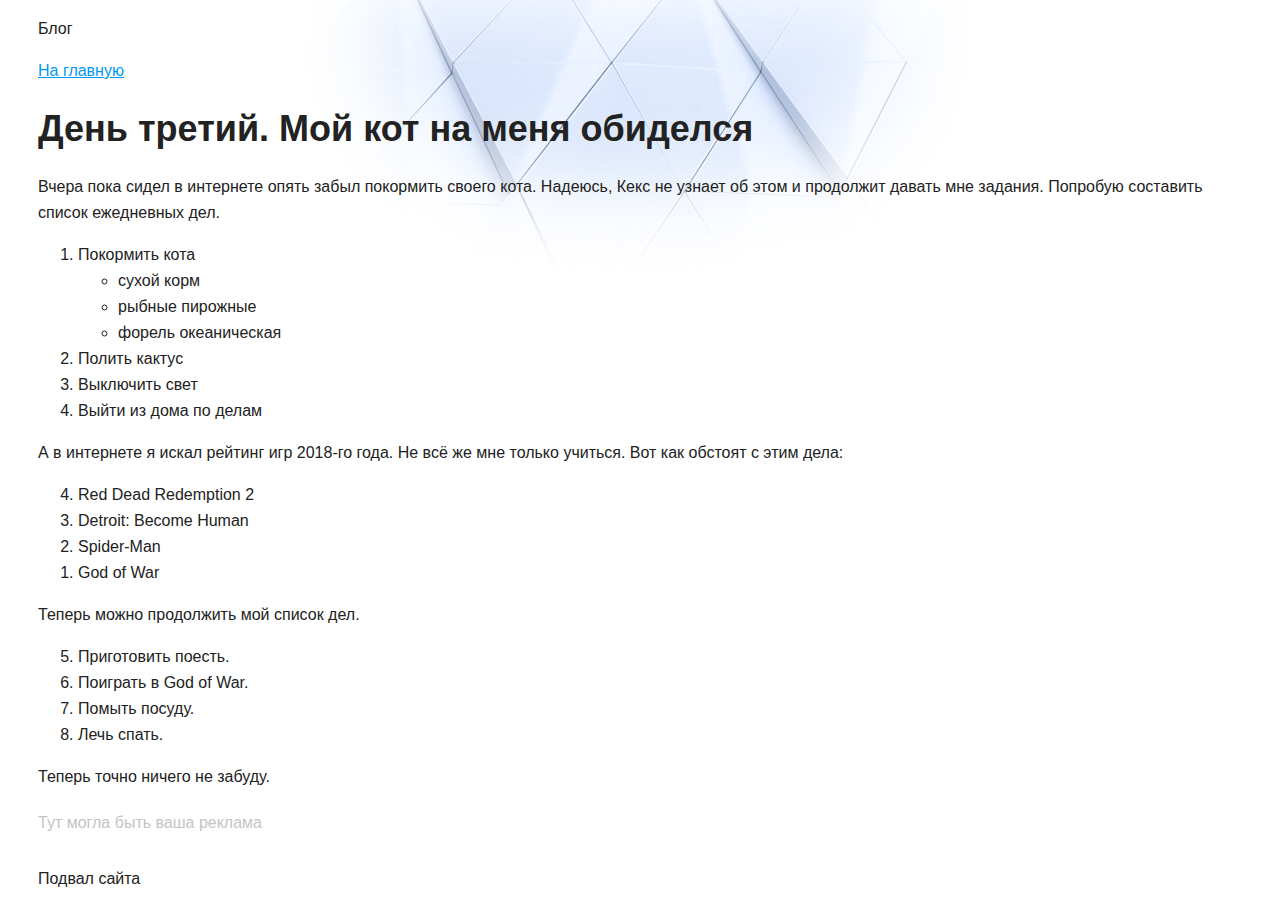
<file: source/diary/day-3.html>
<!DOCTYPE html>
<html lang="ru">
  <head>
    <meta charset="utf-8">
    <title>Сайт начинающего верстальщика</title>
    <link rel="stylesheet" href="style.css">
  </head>
  <body>
    <header>
      <p>Блог</p>
      <nav>
        <a href="index.html">На главную</a>
      </nav>
    </header>
    <main>
      <article>
        <h1>День третий. Мой кот на меня обиделся</h1>
        <p>Вчера пока сидел в интернете опять забыл покормить своего кота. Надеюсь, Кекс не узнает об этом и продолжит давать мне задания. Попробую составить список ежедневных дел.</p>
        <ol>
          <li>Покормить кота
            <ul>
              <li>сухой корм</li>
              <li>рыбные пирожные</li>
              <li>форель океаническая</li>
            </ul>
          </li>
          <li>Полить кактус</li>
          <li>Выключить свет</li>
          <li>Выйти из дома по делам</li>
        </ol>

        <p>А в интернете я искал рейтинг игр 2018-го года. Не всё же мне только учиться. Вот как обстоят с этим дела:</p>
        <ol reversed>
          <li>Red Dead Redemption 2</li>
          <li>Detroit: Become Human</li>
          <li>Spider-Man</li>
          <li>God of War</li>
        </ol>

        <p>Теперь можно продолжить мой список дел.</p>
        <ol start="5">
          <li>Приготовить поесть.</li>
          <li>Поиграть в God of War.</li>
          <li>Помыть посуду.</li>
          <li>Лечь спать.</li>
        </ol>

        <p>Теперь точно ничего не забуду.</p>
      </article>
      <aside>
        Тут могла быть ваша реклама
      </aside>
    </main>
    <footer>
      Подвал сайта
    </footer>
  </body>
</html>
</file>
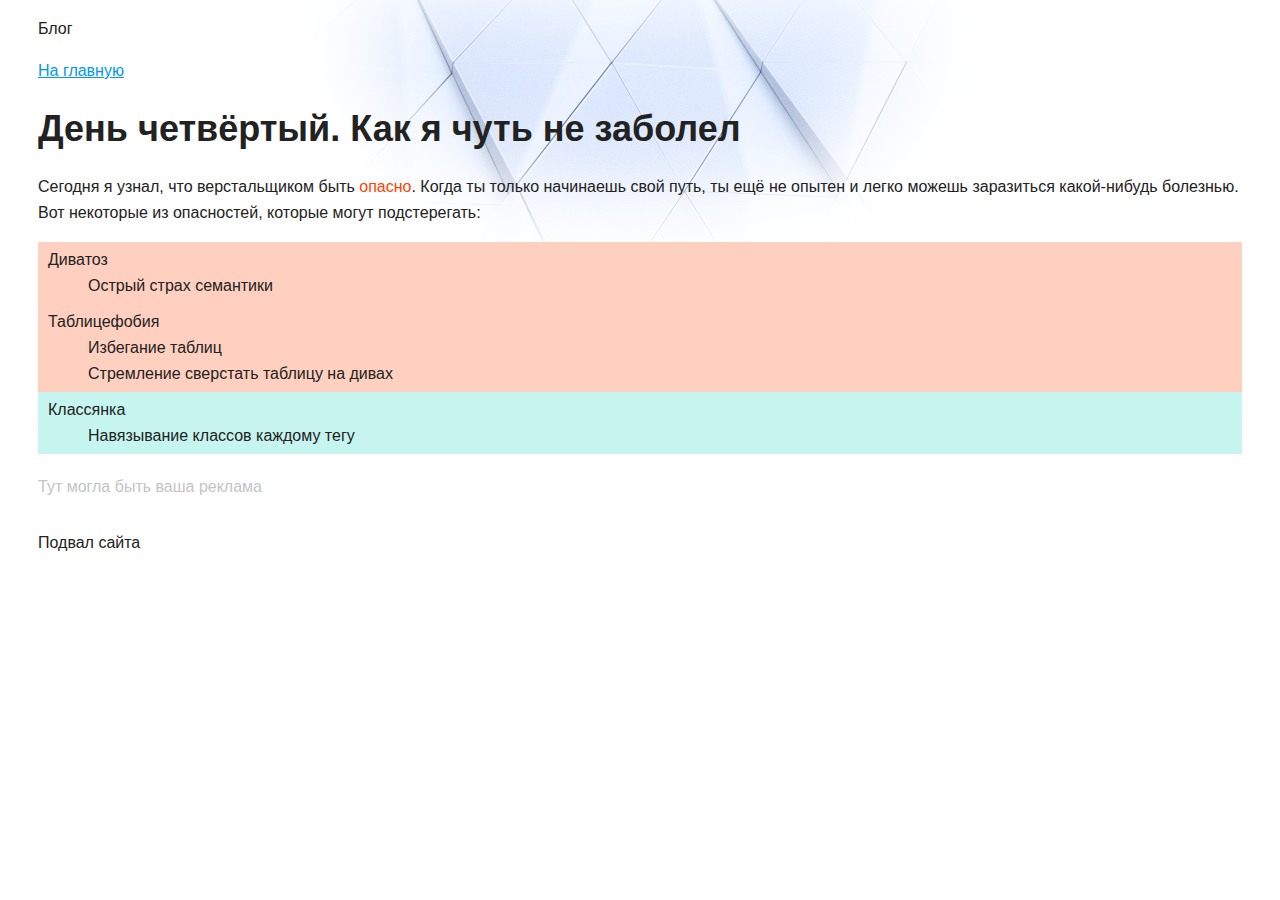
<file: source/diary/day-4.html>
<!DOCTYPE html>
<html lang="ru">
  <head>
    <meta charset="utf-8">
    <title>Сайт начинающего верстальщика</title>
    <link rel="stylesheet" href="style.css">
  </head>
  <body>
    <header>
      <p>Блог</p>
      <nav>
        <a href="index.html">На главную</a>
      </nav>
    </header>
    <main>
      <article>
        <h1>День четвёртый. Как я чуть не заболел</h1>
        <p>Сегодня я узнал, что верстальщиком быть <span class="danger-text">опасно</span>. Когда ты только начинаешь свой путь, ты ещё не опытен и легко можешь заразиться какой-нибудь болезнью. Вот некоторые из опасностей, которые могут подстерегать:</p>

        <dl>
          <div class="danger-block">
            <dt>Диватоз</dt>
            <dd>Острый страх семантики</dd>
           </div>
           <div class="danger-block">
            <dt>Таблицефобия</dt>
            <dd>Избегание таблиц</dd>
            <dd>Стремление сверстать таблицу на дивах</dd>
          </div>
          <div class="no-danger-block">
            <dt>Классянка</dt>
            <dd>Навязывание классов каждому тегу</dd>
          </div>
        </dl>
      </article>
      <aside>
        Тут могла быть ваша реклама
      </aside>
    </main>
    <footer>
      Подвал сайта
    </footer>
  </body>
</html>
</file>
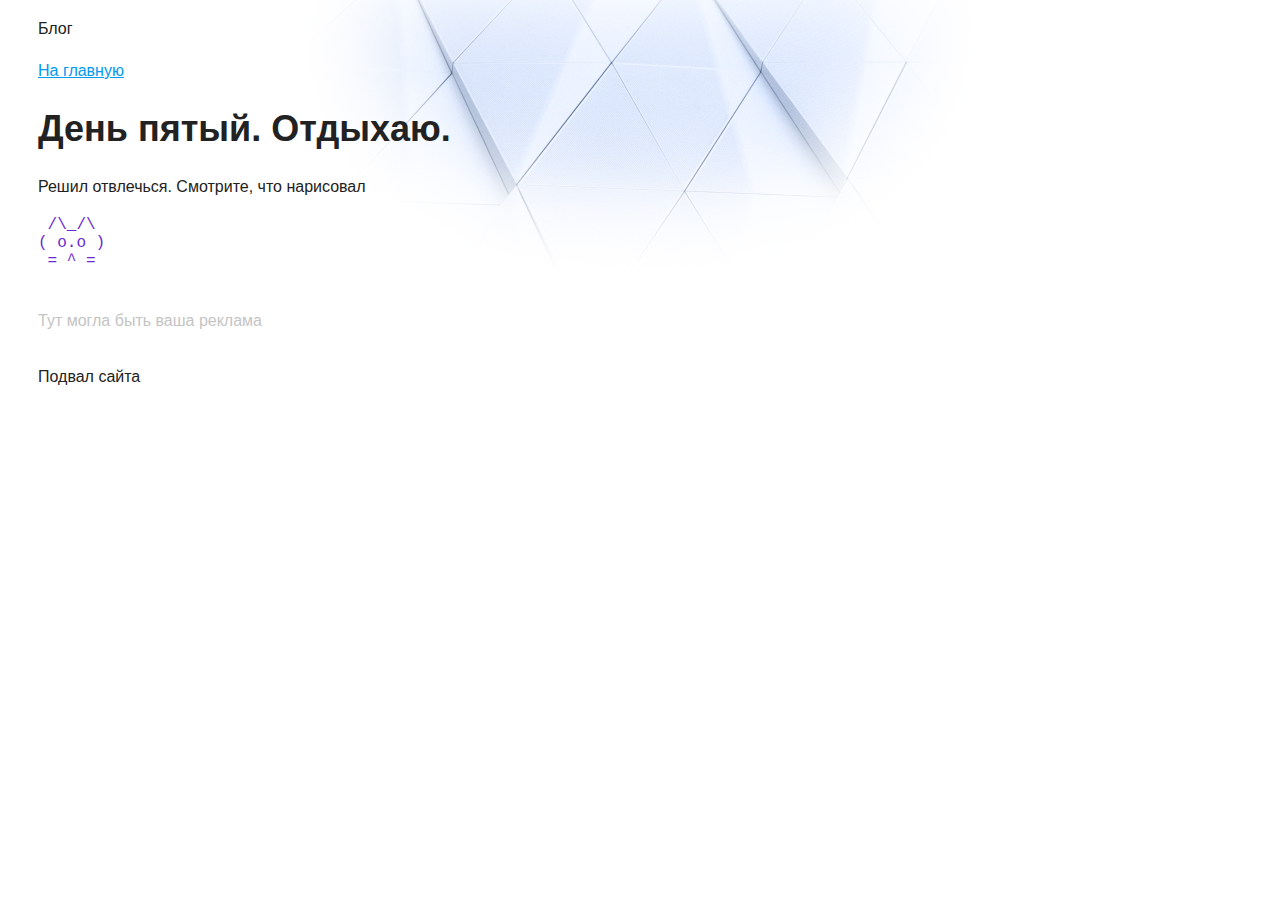
<file: source/diary/day-5.html>
<!DOCTYPE html>
<html lang="ru">
  <head>
    <meta charset="utf-8">
    <title>Сайт начинающего верстальщика</title>
    <link rel="stylesheet" href="style.css">
  </head>
  <body>
    <header>
      <p>Блог</p>
      <nav>
        <a href="index.html">На главную</a>
      </nav>
    </header>
    <main>
      <article>
        <h1>День пятый. Отдыхаю.</h1>
        <p>Решил отвлечься. Смотрите, что нарисовал</p>

        <pre>
 /\_/\
( o.o )
 = ^ =
        </pre>
      </article>
      <aside>
        Тут могла быть ваша реклама
      </aside>
    </main>
    <footer>
      Подвал сайта
    </footer>
  </body>
</html>
</file>
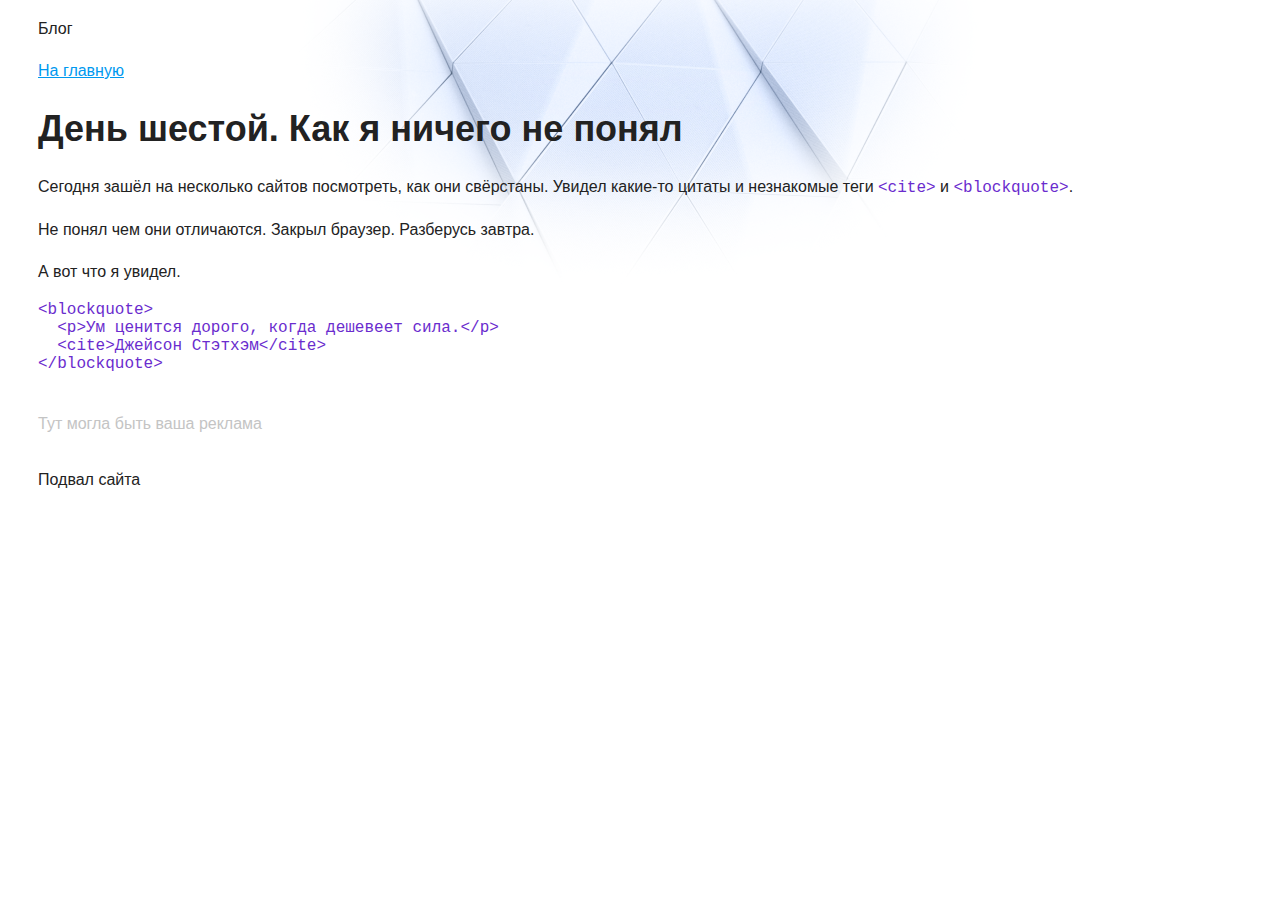
<file: source/diary/day-6.html>
<!DOCTYPE html>
<html lang="ru">
  <head>
    <meta charset="utf-8">
    <title>Сайт начинающего верстальщика</title>
    <link rel="stylesheet" href="style.css">
  </head>
  <body>
    <header>
      <p>Блог</p>
      <nav>
        <a href="index.html">На главную</a>
      </nav>
    </header>
    <main>
      <article>
        <h1>День шестой. Как я ничего не понял</h1>
        <p>Сегодня зашёл на несколько сайтов посмотреть, как они свёрстаны. Увидел какие-то цитаты и незнакомые теги <code>&lt;cite&gt;</code> и <code>&lt;blockquote&gt;</code>.</p>
        <p>Не понял чем они отличаются. Закрыл браузер. Разберусь завтра.</p>
        <p>А вот что я увидел.</p>
       <pre><code>&lt;blockquote&gt;
  &lt;p&gt;Ум ценится дорого, когда дешевеет сила.&lt;/p&gt;
  &lt;cite&gt;Джейсон Стэтхэм&lt;/cite&gt;
&lt;/blockquote&gt;
     </code></pre>
      </article>
      <aside>
        Тут могла быть ваша реклама
      </aside>
    </main>
    <footer>
      Подвал сайта
    </footer>
  </body>
</html>
</file>
<file: style.css>
body {
  margin: 0;
  min-width: 960px;
  font-family: "Montserrat", "Helvetica", "Arial", sans-serif;
  font-size: 16px;
  line-height: 32px;
  color: #f2f2f2;
  background-color: #080208;
  background-image: url("img/hero-bg.jpg");
  background-repeat: no-repeat;
  background-position: top center;
}

.container {
  max-width: 928px;
  margin: 0 auto;
  padding: 0 16px;
}

.page-header {
  margin: 0 0 180px;
  padding: 32px 0 32px;
}

.page-header .container,
.page-footer .container {
  max-width: 1408px;
  text-align: right;
}

.page-header a {
  margin-left: 56px;
  color: #fea18d;
  text-decoration: none;
  background-repeat: no-repeat;
  background-position: left;
}

.header-email {
  padding-left: 30px;
  background-image: url("img/icon-email.svg");
}

.header-phone {
  padding-left: 25px;
  background-image: url("img/icon-phone.svg");
}

.hero-image {
  margin-bottom: 480px;
}

.hero-image .container {
  max-width: 1408px;
  text-align: center;
}

.heading {
  margin: 0 0 24px;
  font-size: 80px;
  line-height: 96px;
}

.hero-image p {
  margin: 0;
  font-size: 32px;
  line-height: 48px;
}

.intro {
  margin: 0 0 120px;
}

.subheading {
  margin: 0 0 56px;
  font-size: 56px;
  line-height: 80px;
  text-align: center;
}

.user-image {
  margin: 0 0 32px;
  text-align: center;
}

.intro h3,
.portfolio h3 {
  margin: 0 0 12px;
  font-size: 28px;
  line-height: 40px;
  font-weight: 500;
}

.intro p {
  margin: 0 0 32px;
}

.skills-list {
  margin: 0;
  padding: 0;
}

.skills-list dt {
  padding-left: 32px;
  background-repeat: no-repeat;
  background-position: left;
}

.skill-html {
  background-image: url("img/icon-html.svg");
}

.skill-css {
  background-image: url("img/icon-css.svg");
}

.level {
  margin: 4px 0 16px;
  padding: 0;
  height: 14px;
  font-size: 0;
  background-color: #080208;
  border: 1px solid #712073;
  border-radius: 8px;
}

.level div {
  margin: 1px;
  height: 12px;
  background-color: #fea18d;
  border-radius: 6px;
}

.portfolio {
  margin: 0 0 120px;
}

.projects {
  margin: 0;
  padding: 0;
  list-style: none;
}

.projects li {
  margin: 0 0 80px;
}

.project-image {
  margin: 0 0 24px;
  text-align: center;
}

.projects p {
  margin: 0 0 24px;
}

.button {
  padding: 6px 20px;
  display: inline-block;
  vertical-align: baseline;
  text-decoration: none;
  text-transform: uppercase;
  border-radius: 4px;
  background-color: #712073;
  color: #ffffff;
}

.page-footer {
  padding: 40px 0;
  background-color: #260c26;
}

.page-footer a {
  margin-left: 56px;
  color: #fea18d;
  text-decoration: none;
  background-repeat: no-repeat;
  background-position: left;
}

.footer-email {
  padding-left: 30px;
  background-image: url("img/icon-email.svg");
}

.footer-phone {
  padding-left: 25px;
  background-image: url("img/icon-phone.svg");
}
</file>
<file: source/diary/style.css>
body {
  padding: 0 30px;
  font-size: 16px;
  line-height: 26px;
  font-family: "Arial", sans-serif;
  color: #222222;

  background: #ffffff url("img/bg-page.png") no-repeat top center;
}

h1 {
  font-size: 36px;
  line-height: normal;
}

h2 {
  font-size: 20px;
  line-height: normal;
}

aside {
  margin: 20px 0;
  color: #c4c4c4;
}

pre,
code {
  font-family: "Courier New", "Courier", monospace;
  color: #6a2cce;
}

pre {
  line-height: normal;
}

blockquote {
  padding-left: 14px;
  border-left: 2px solid #6a2cce;

  color: #6a2cce;
}

cite {
  color: #222222;
}

time {
  color: #6a2cce;
}

a[href] {
  color: #0099ef;
  text-decoration: underline;
}

.avatar {
  border-radius: 50%;
}

.blog-navigation {
  margin-bottom: 30px;
  padding: 20px;

  background-color: #4470c4;
  border: 5px solid #2d508f;

  color: #ffffff;
}

.blog-navigation h2 {
  margin-top: 0;
}

.blog-navigation ul {
  list-style: none;
  padding-left: 0;
}

.blog-navigation li {
  margin-bottom: 5px;
}

.blog-navigation a {
  color: #ffffff;
}

.skills dd {
  margin: 0;
  margin-bottom: 10px;

  background-color: #e8e8e8;
}

.skills-level {
  font-size: 12px;
  text-align: center;
  color: #ffffff;
  background-color: #4470c4;
}

.skills-level-ok {
  background-color: #47bb52;
}

.days {
  list-style: none;
  padding-left: 0;
}

figure {
  margin-left: 0;
  margin-right: 0;
}

figure img {
  vertical-align: middle;
  border: 8px solid rgb(202, 224, 248);
}

figcaption {
  width: 502px;
  padding-bottom: 8px;
  font-size: 12px;
  letter-spacing: 0.02em;
  font-style: italic;
  text-align: center;
  background-color: rgb(202, 224, 248);
}

.pagination a {
  display: inline-block;
  margin-right: 30px;
  margin-bottom: 15px;
}

.pagination {
  text-align: center;
  color: #888888;
}

.danger-text {
  color: #ff4400;
}

.danger-block {
  padding: 5px 10px;
  background-color: #ffd0bf;
}

.no-danger-block {
  padding: 5px 10px;
  background-color: #c6f5f0;
}

footer {
  margin-top: 30px;
}
</file>
<file: source/plusha/style.css>
body {
  padding: 0;
  font-family: "Arial", sans-serif;
  font-size: 14px;
  line-height: 18px;
  color: #fff;
  background: #222 url("img/keks-background-dark.jpg") no-repeat 50% 0;
}

h1 {
  width: 260px;
  font-family: "Georgia", serif;
  font-size: 36px;
  line-height: 36px;
}

h2 {
  padding-bottom: 12px;
  border-bottom: 1px solid #cccccc;
}

.site-header {
  margin-bottom: 30px;
}

.skills-item {
  margin-bottom: 15px;
  padding-left: 20px;
  border-left: 10px solid #c4c4c4;
  color: #999999;
}

.standart {
  border-color: #ffc5b3;
  color: #666666;
}

/* Добавьте правило ниже */

.vip {
  border-color: #ff5a26;
  color: #fff;
}

.container {
  width: 480px;
  margin: 0 auto;
}

.site-header img {
  display: block;
  margin: 0 auto;
}

.features {
  margin-bottom: 30px;
}

.features p {
  display: inline-block;
  vertical-align: top;
  width: 30%;
  margin: 0 5px;
  text-align: center;
  background-repeat: no-repeat;
  background-position: center top;
}

.feature-kitten {
  padding-top: 60px;
  background-image: url("img/bottle.svg");
}

.feature-cat {
  padding-top: 60px;
  background-image: url("img/cat.svg");
}

.feature-train {
  padding-top: 60px;
  background-image: url("img/whistle.svg");
}

.skills-list {
  padding: 0;
  list-style: none;
}

.site-footer {
  display: flex;
  justify-content: space-between;
  color: #999999;
}
</file>
